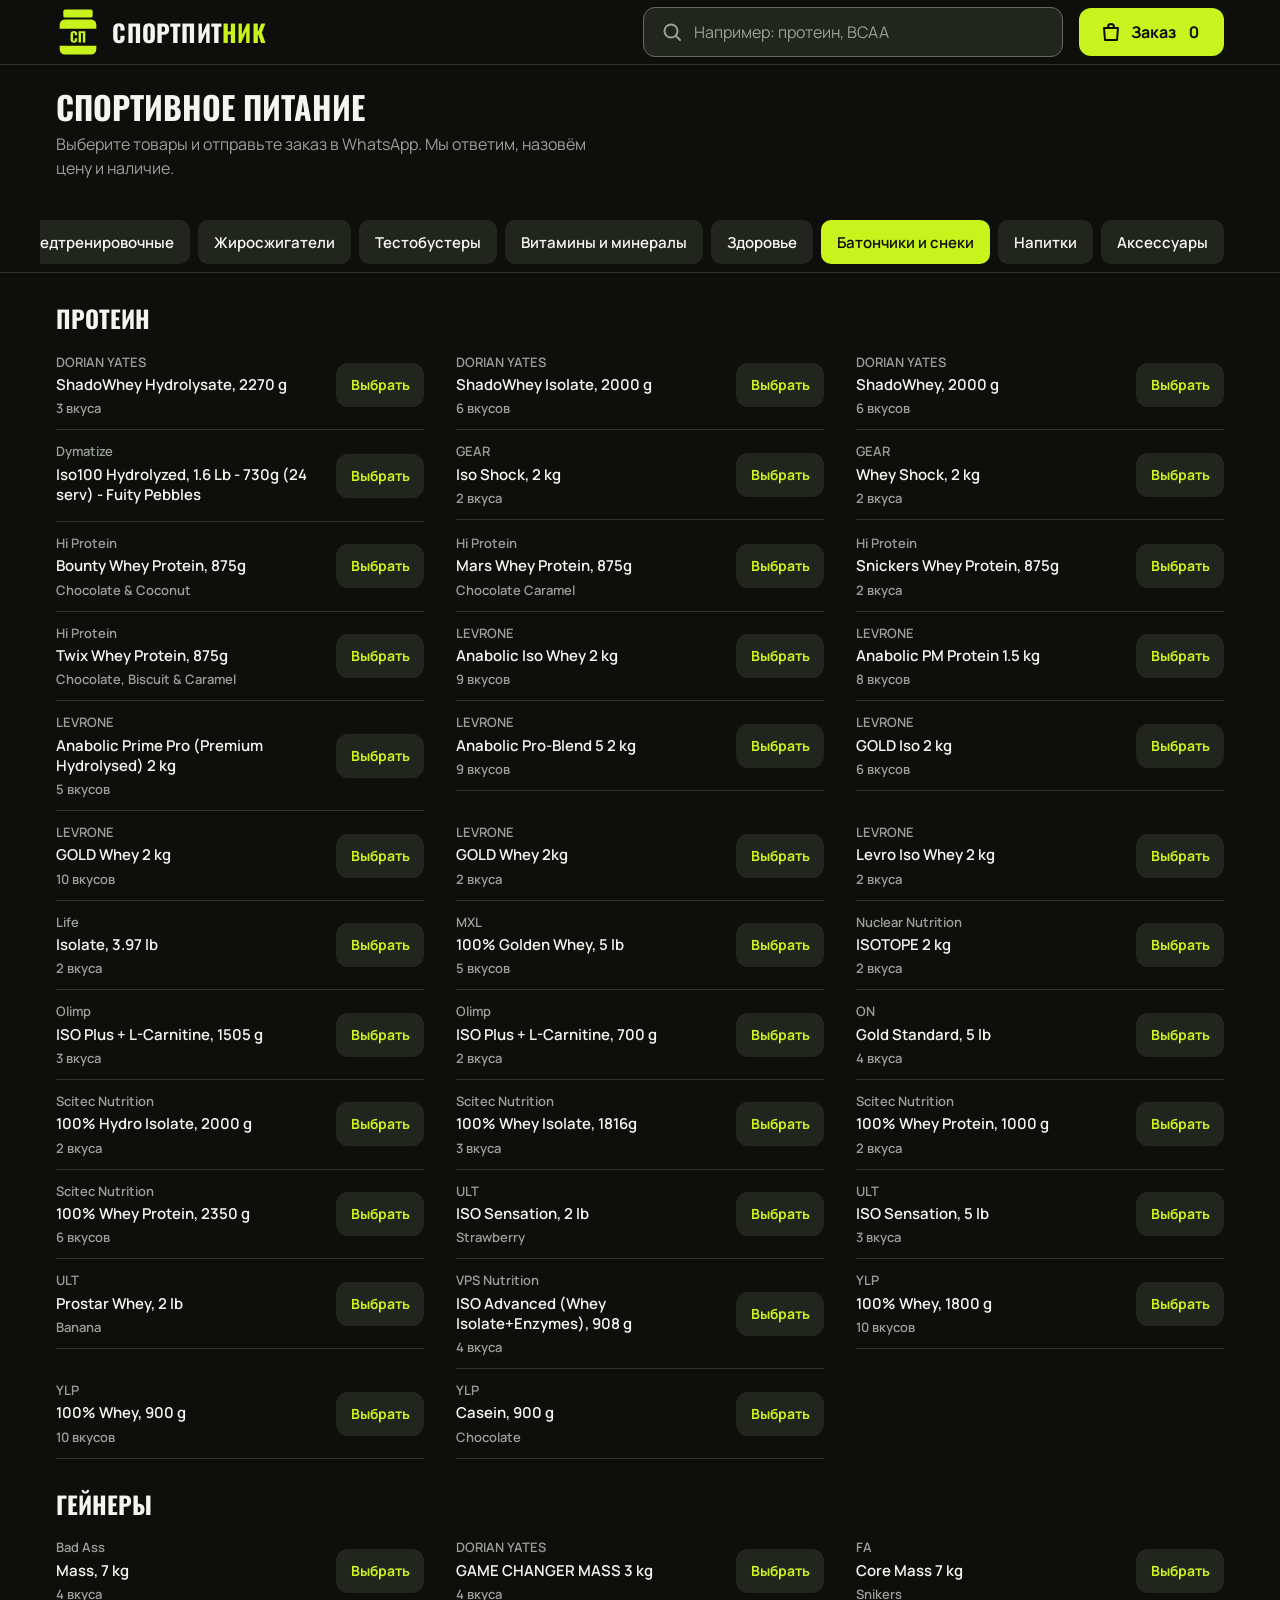
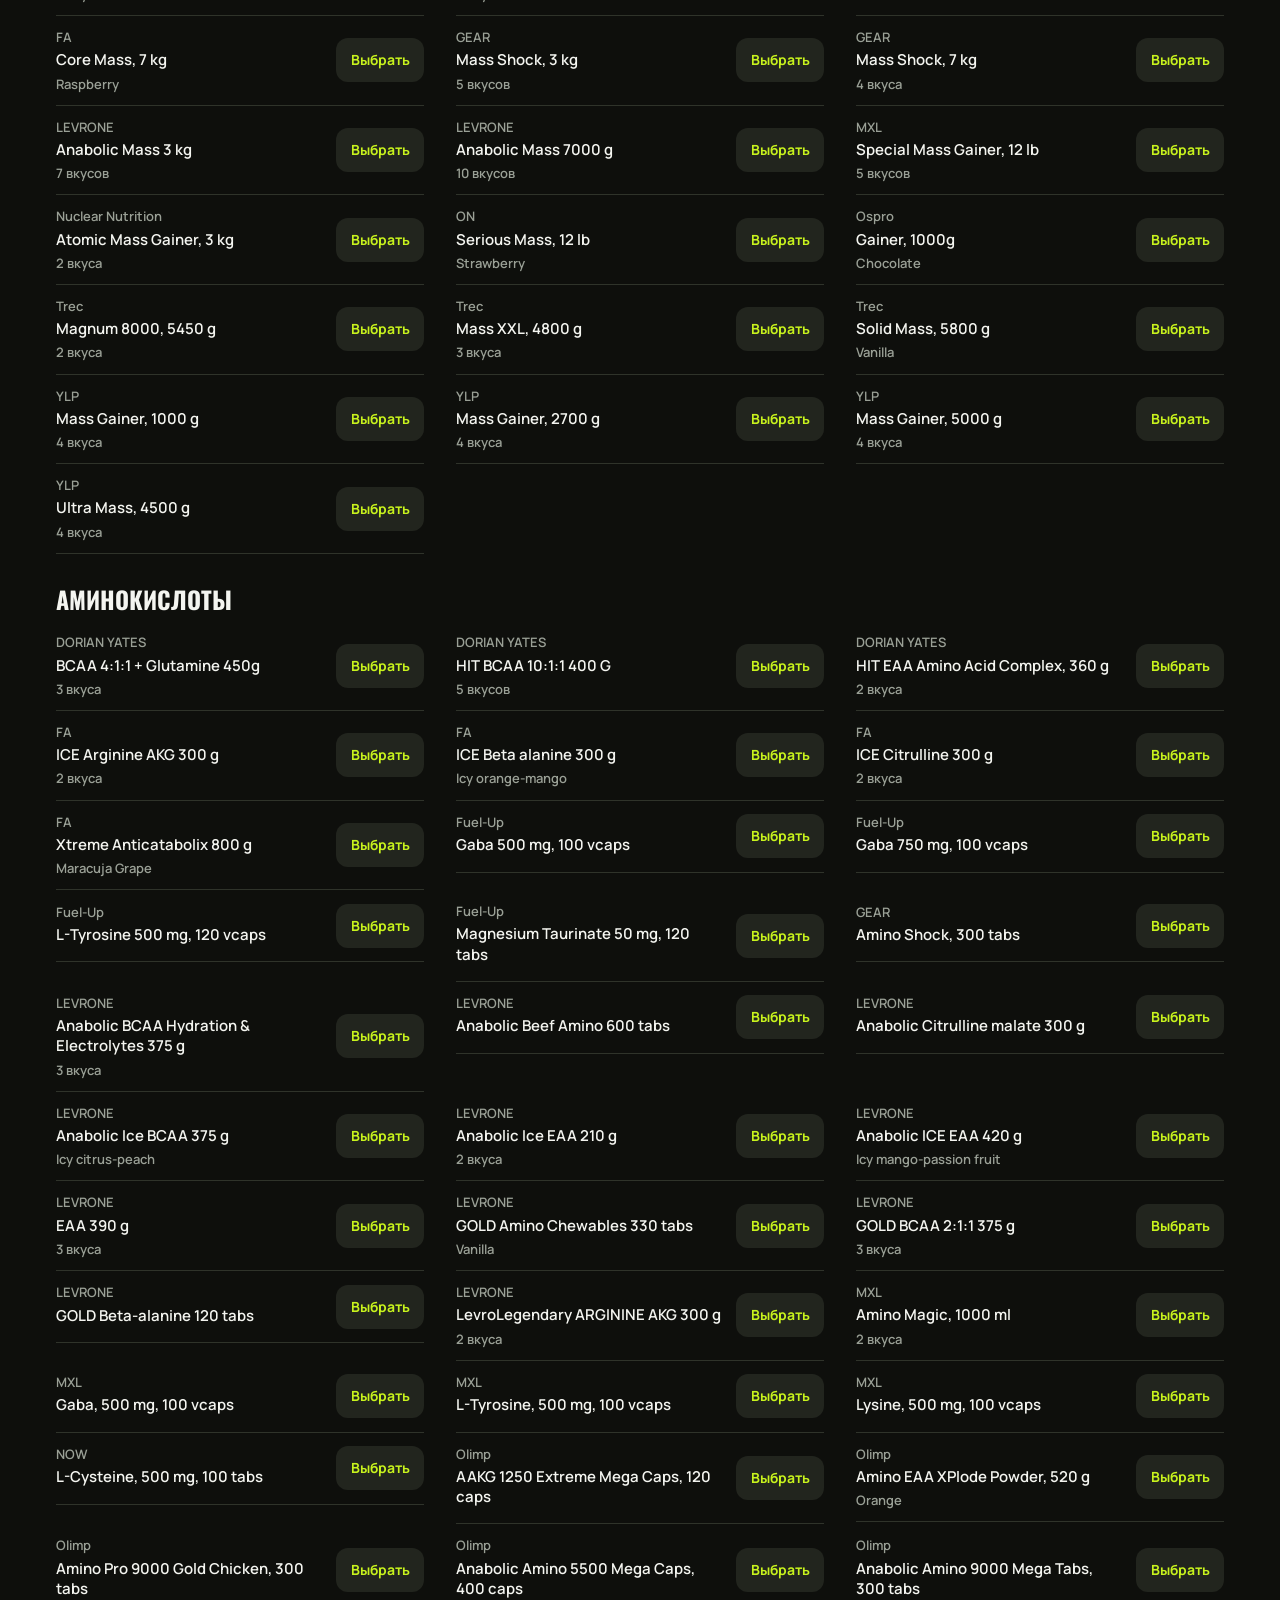
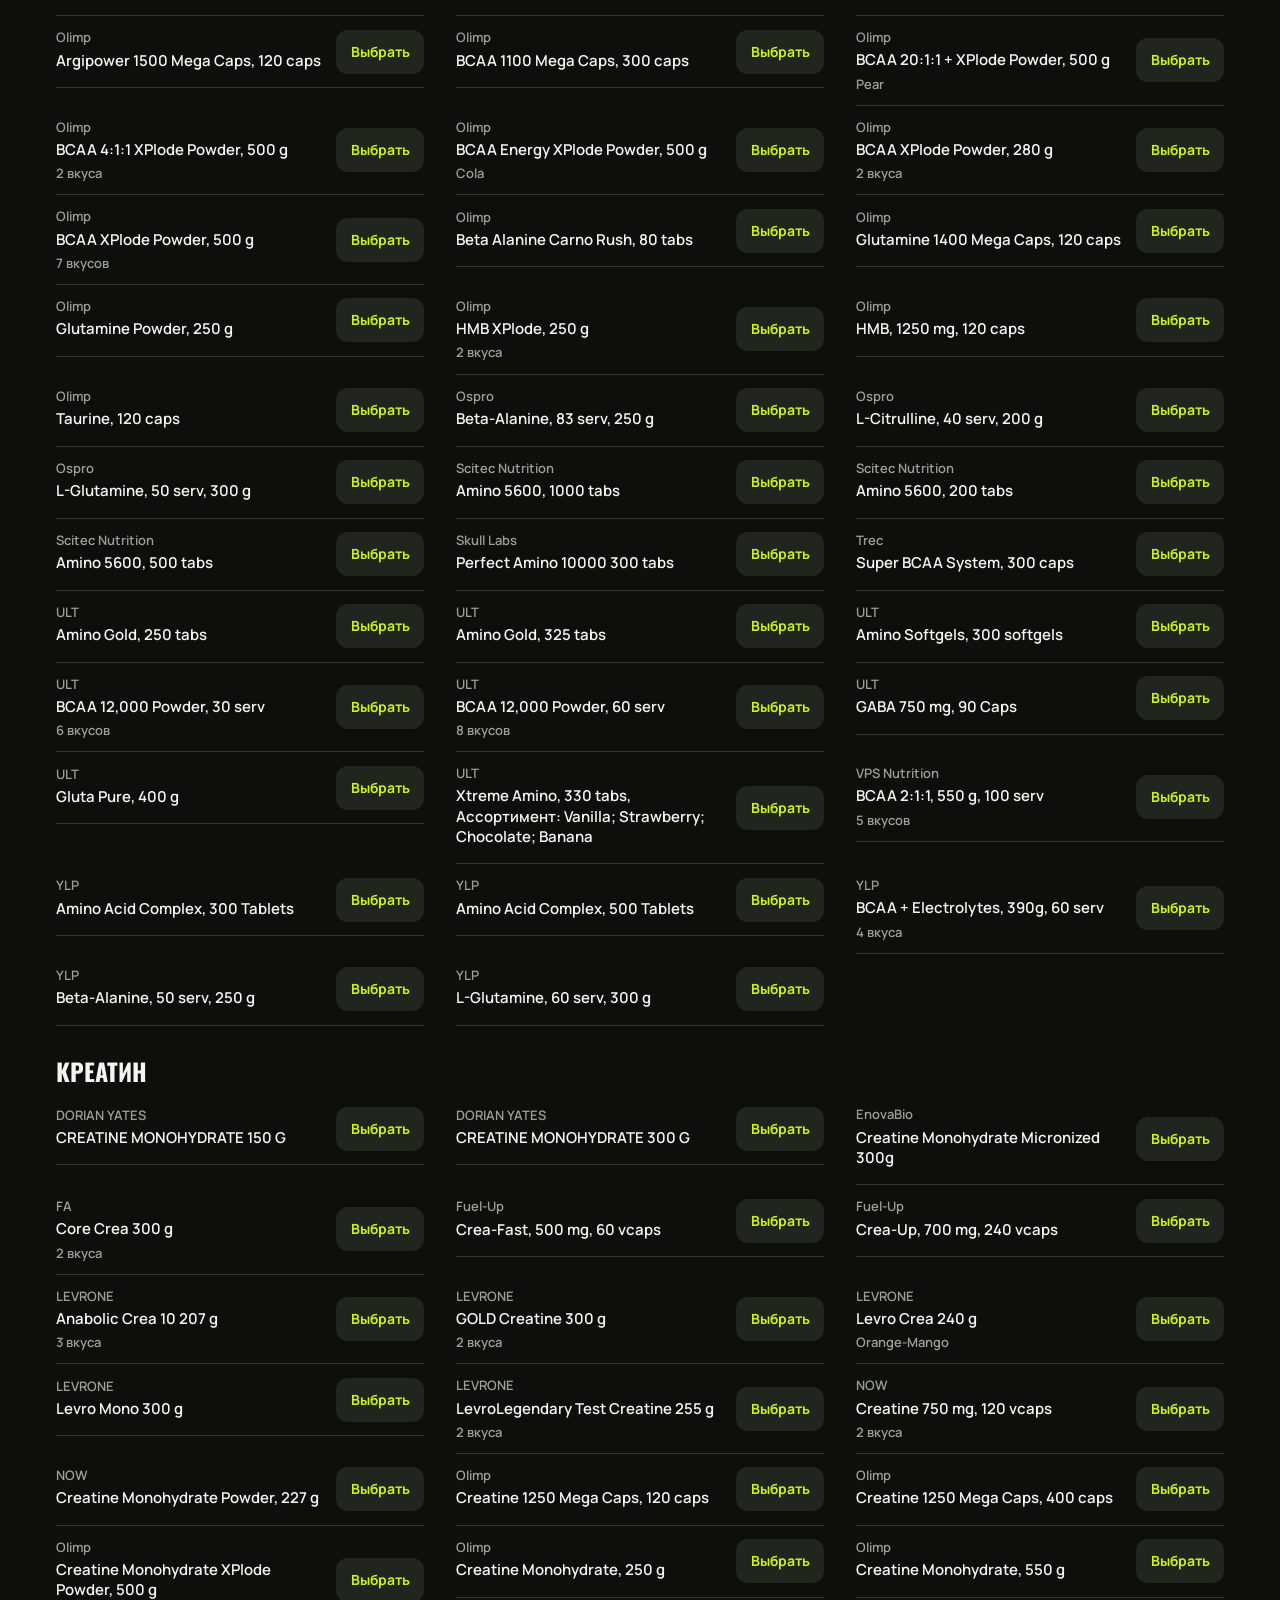
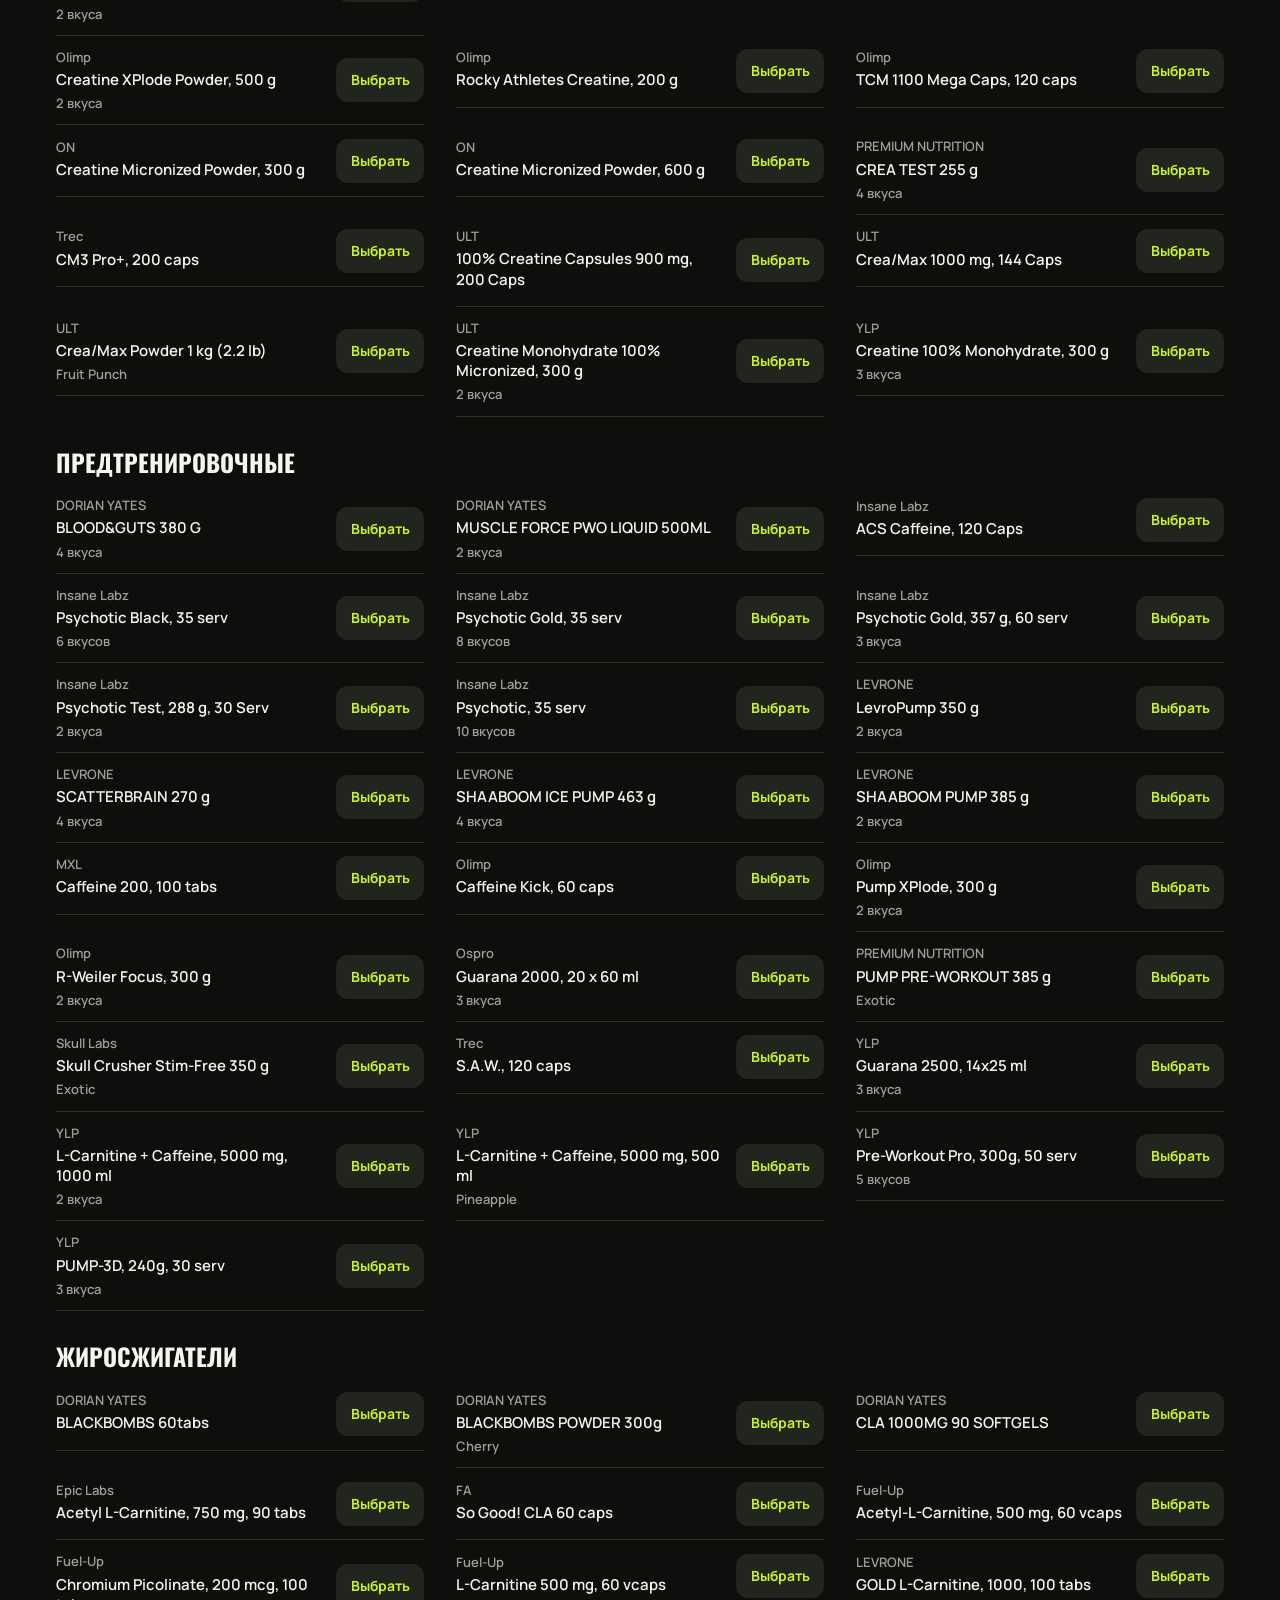
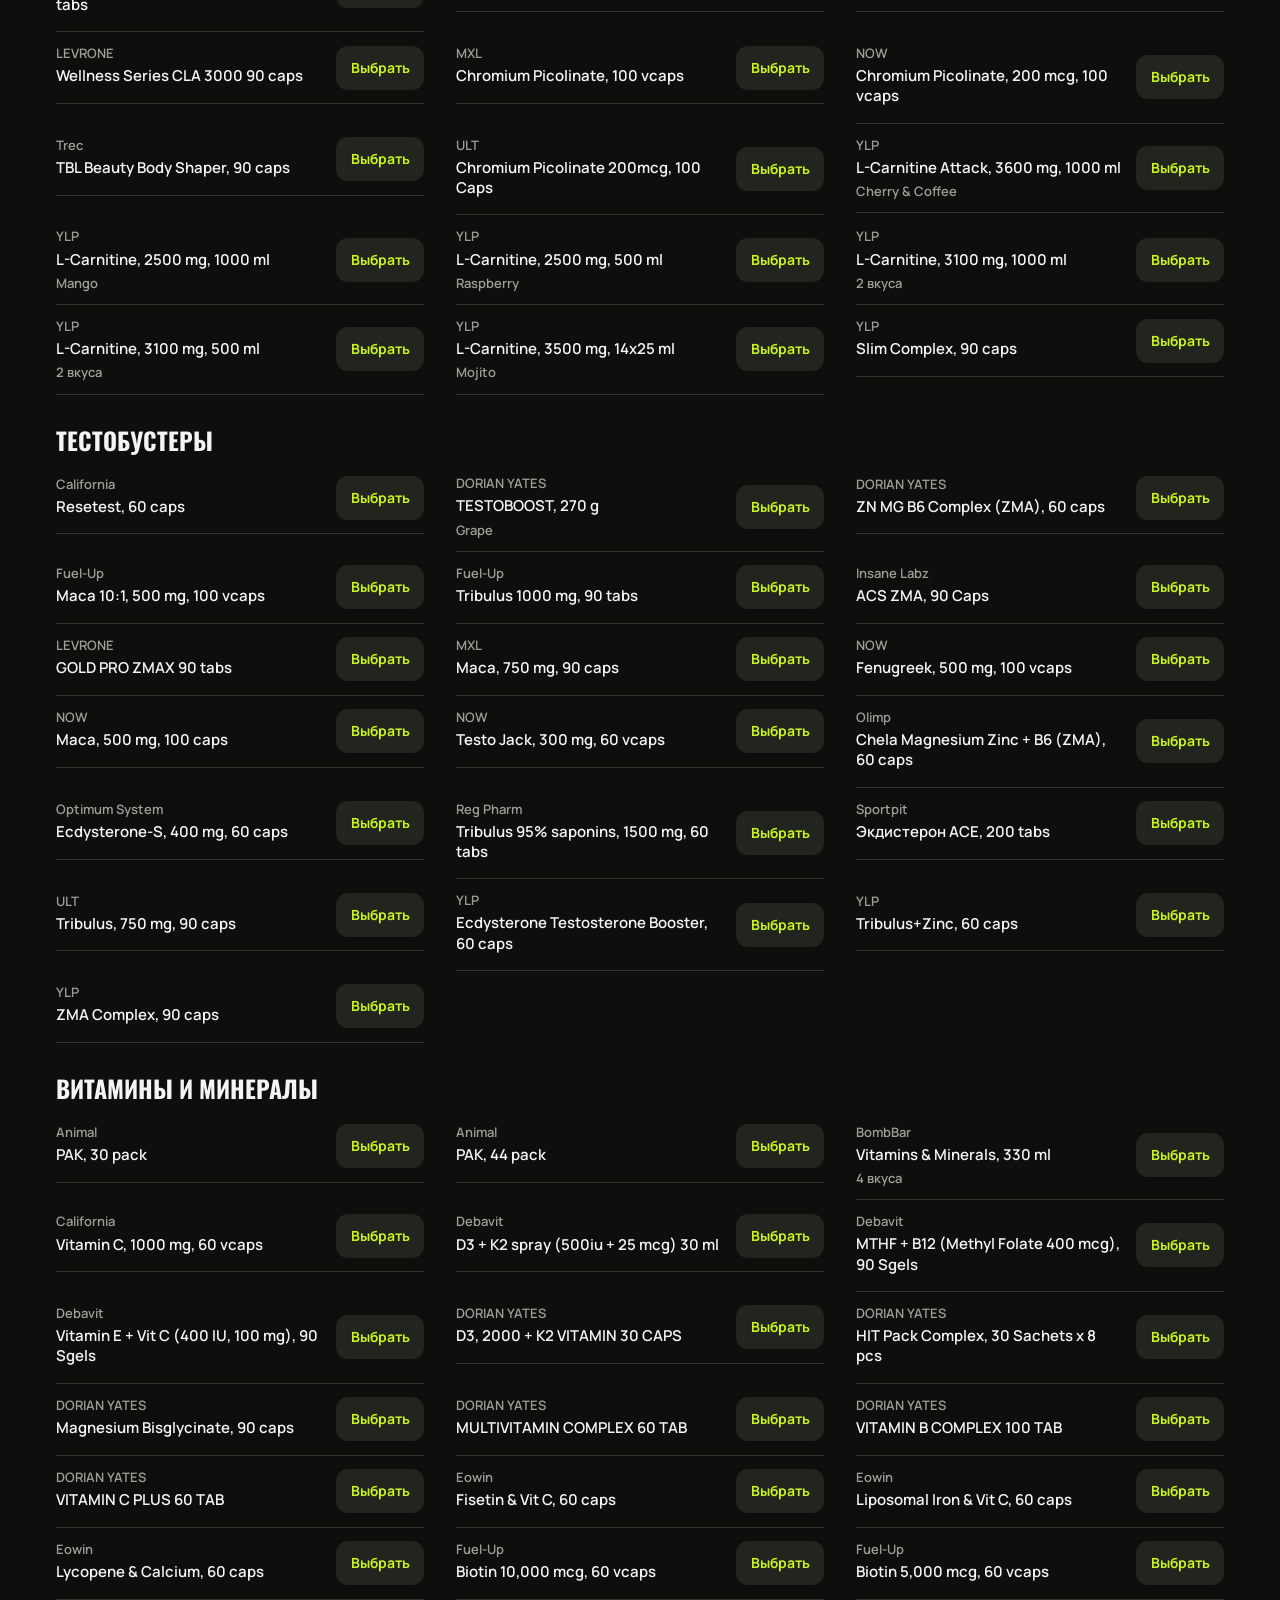
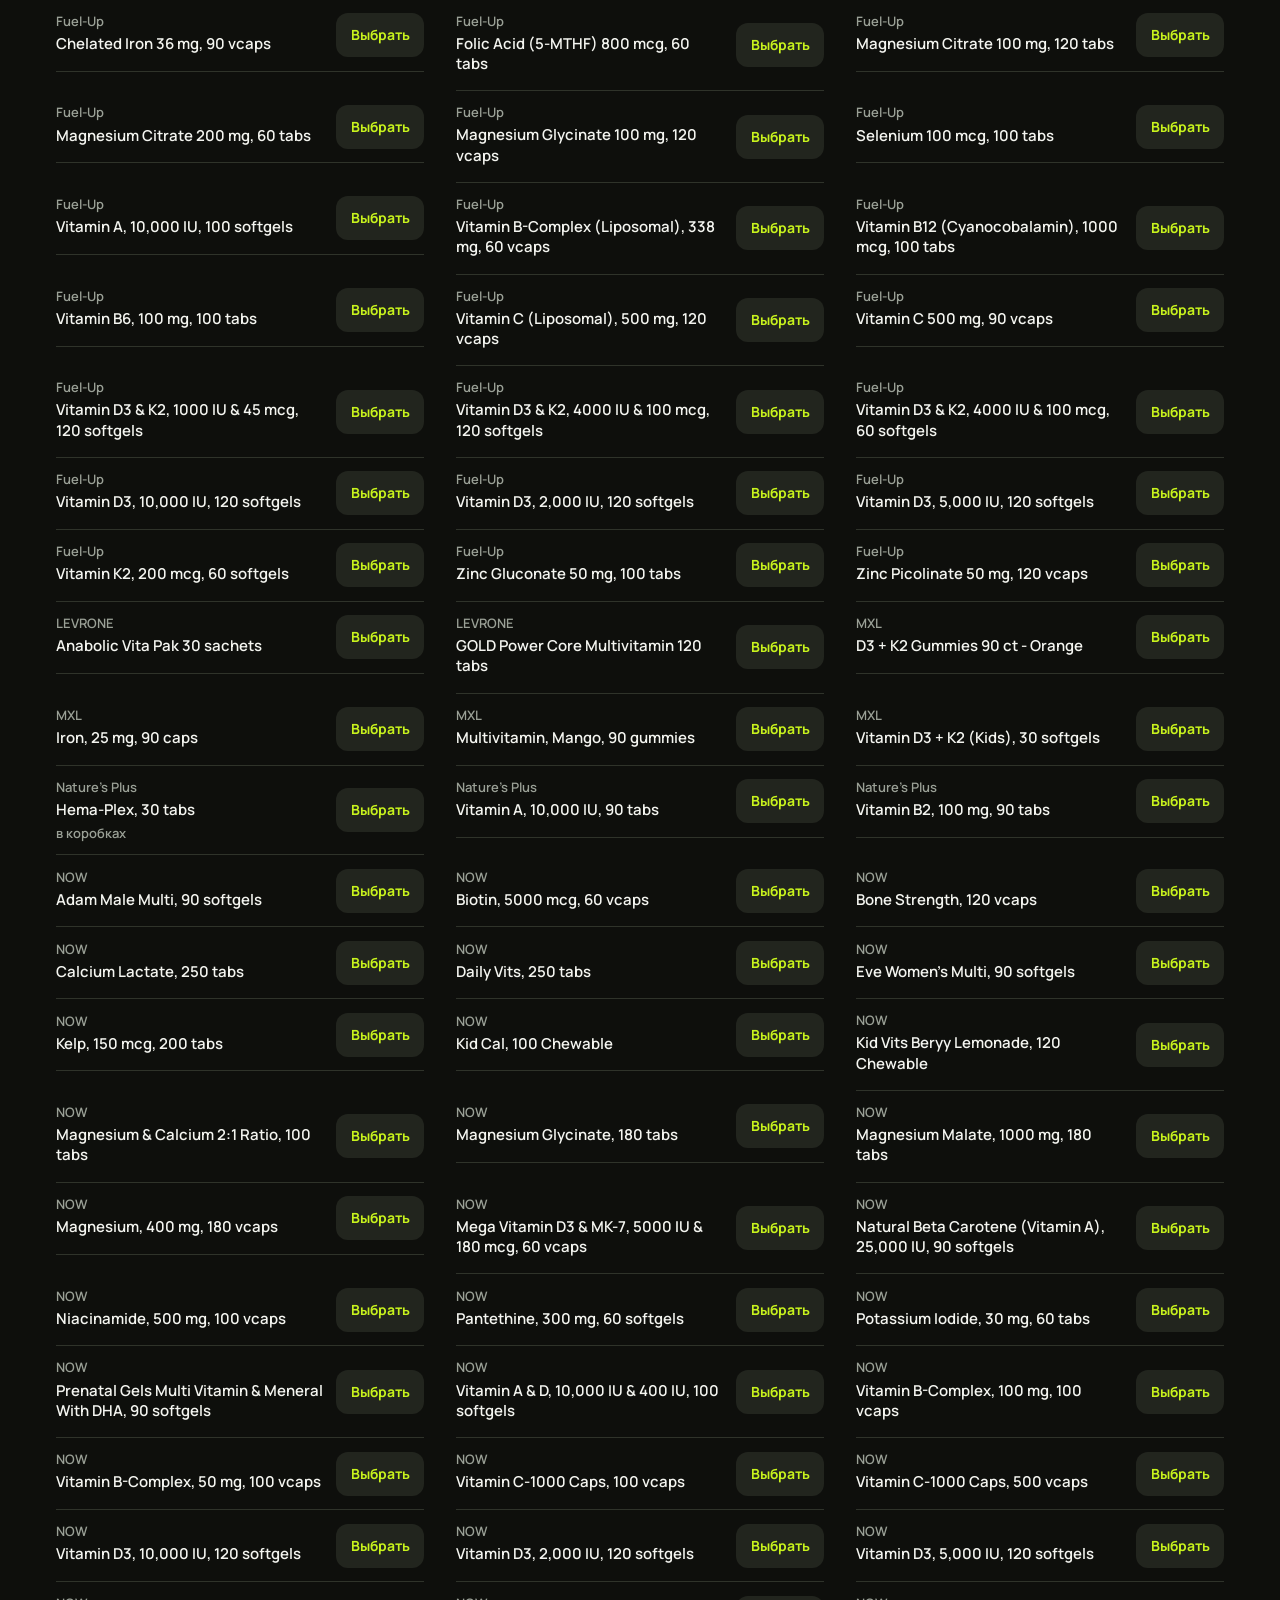
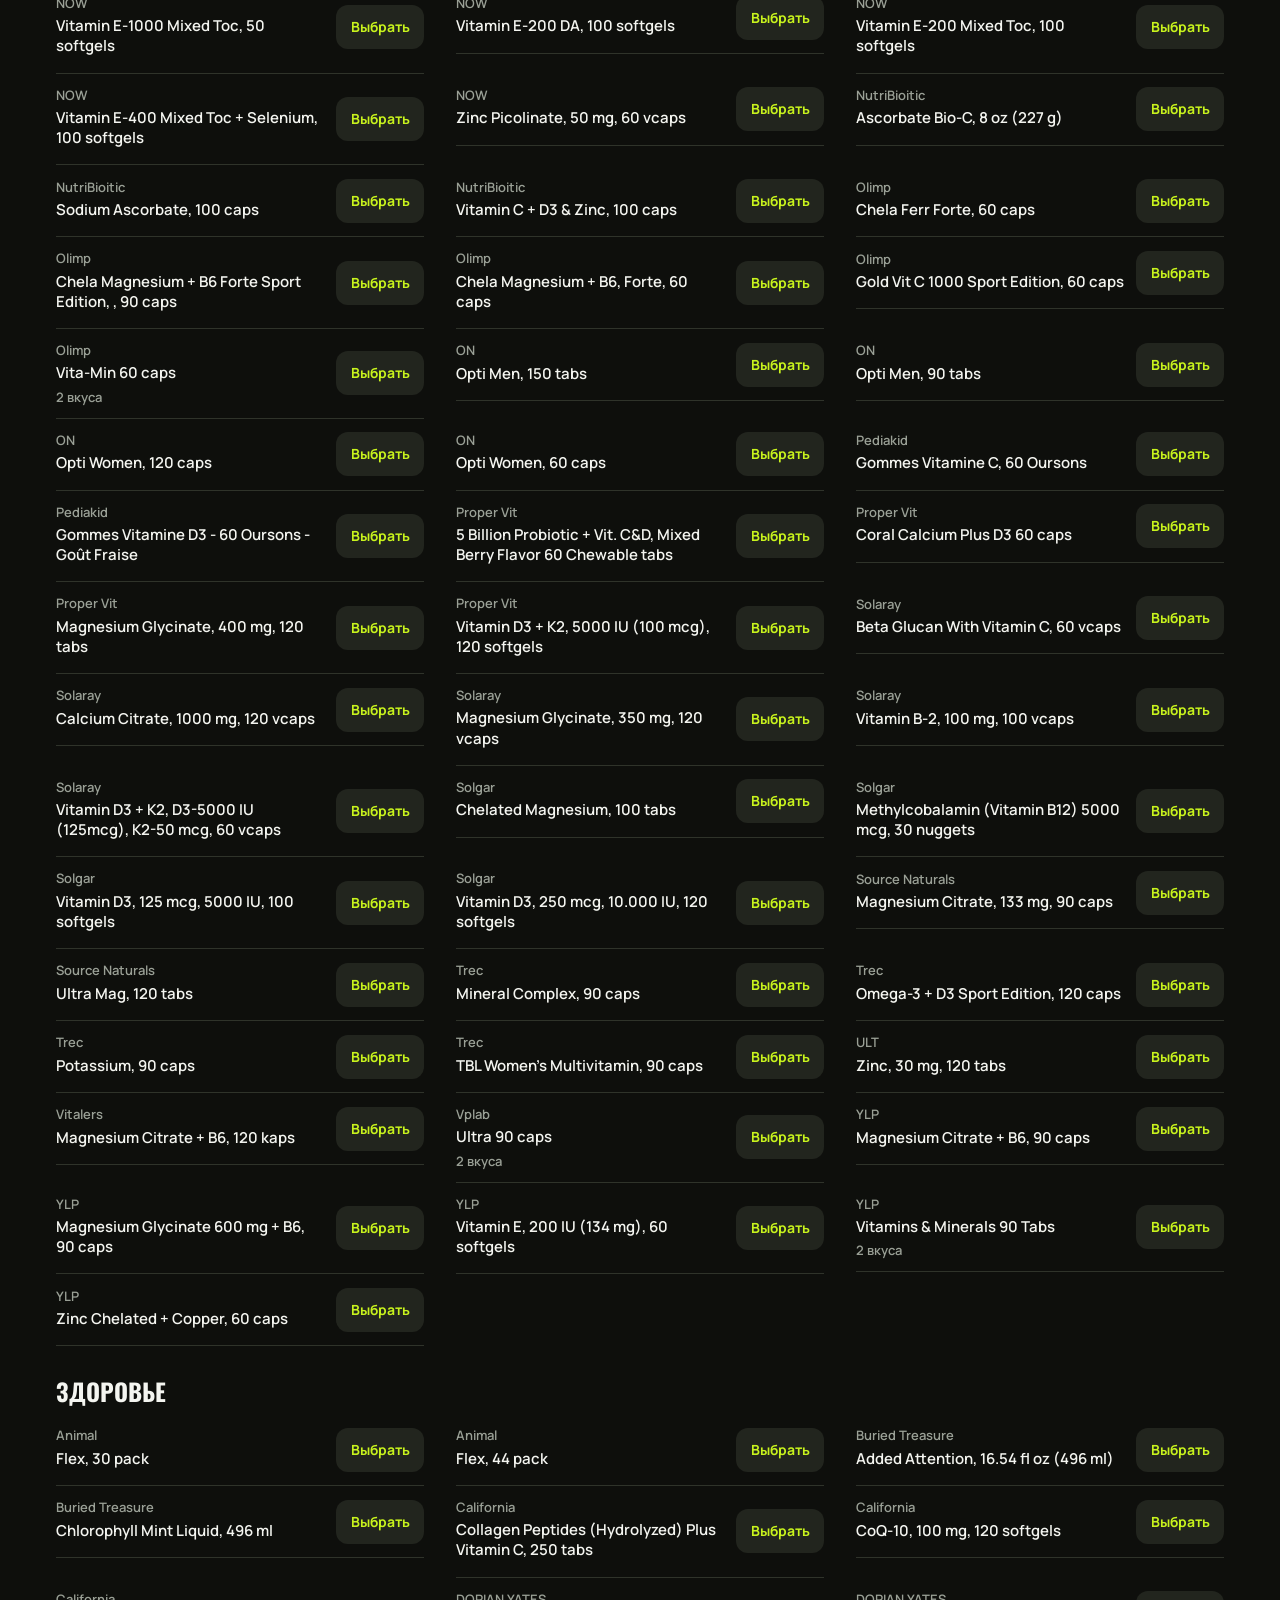
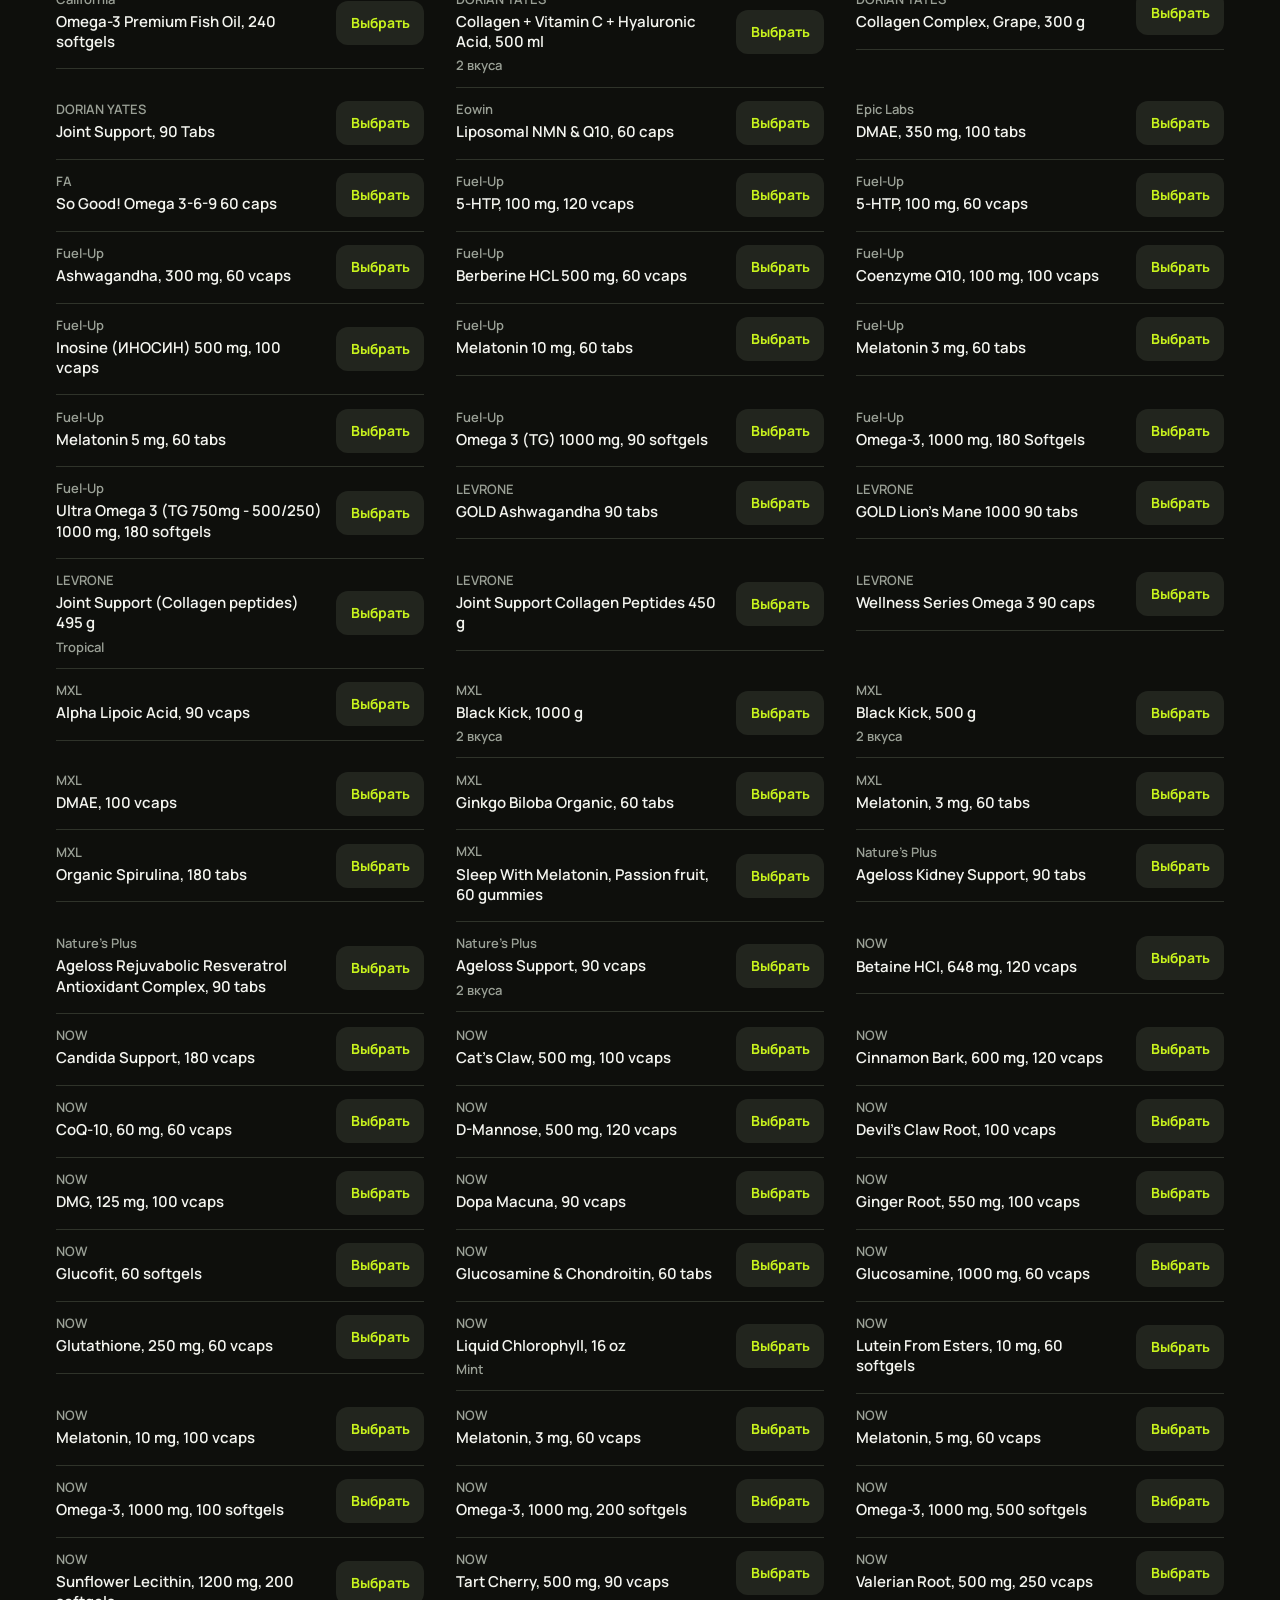
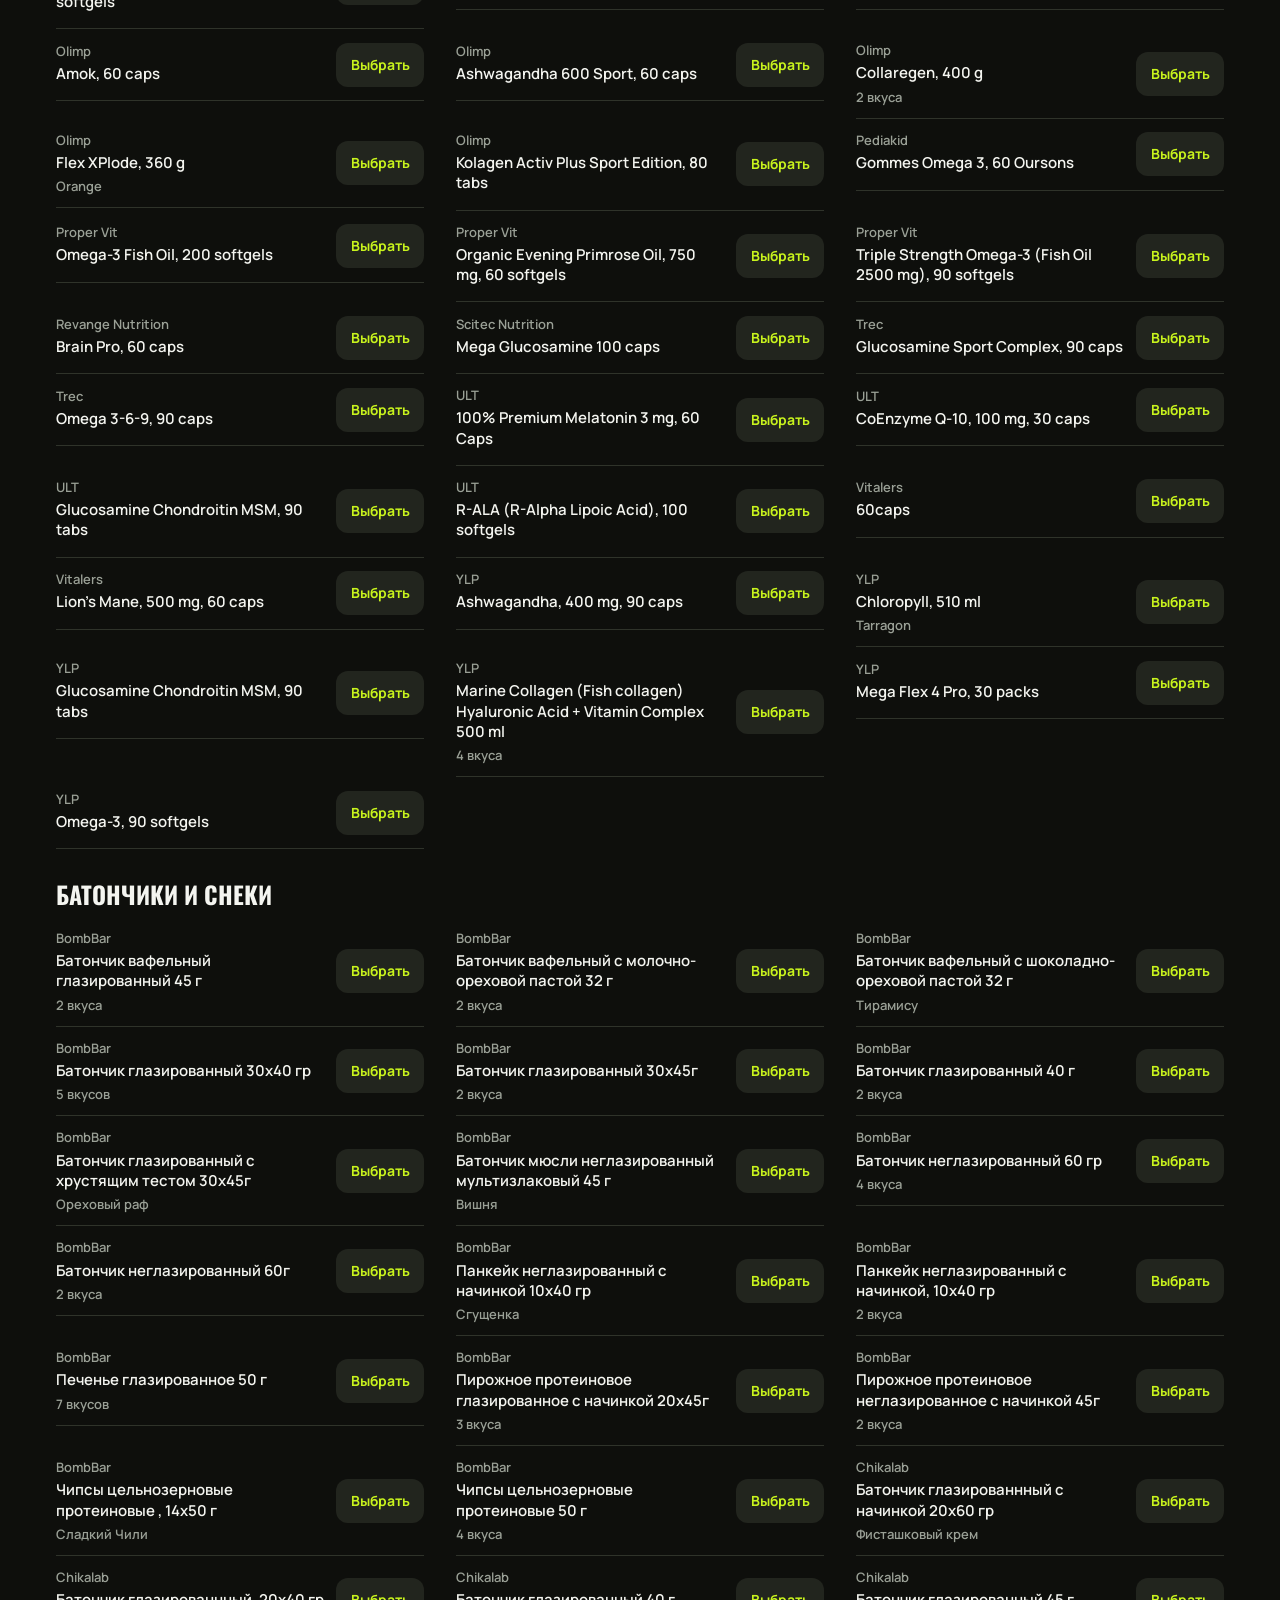
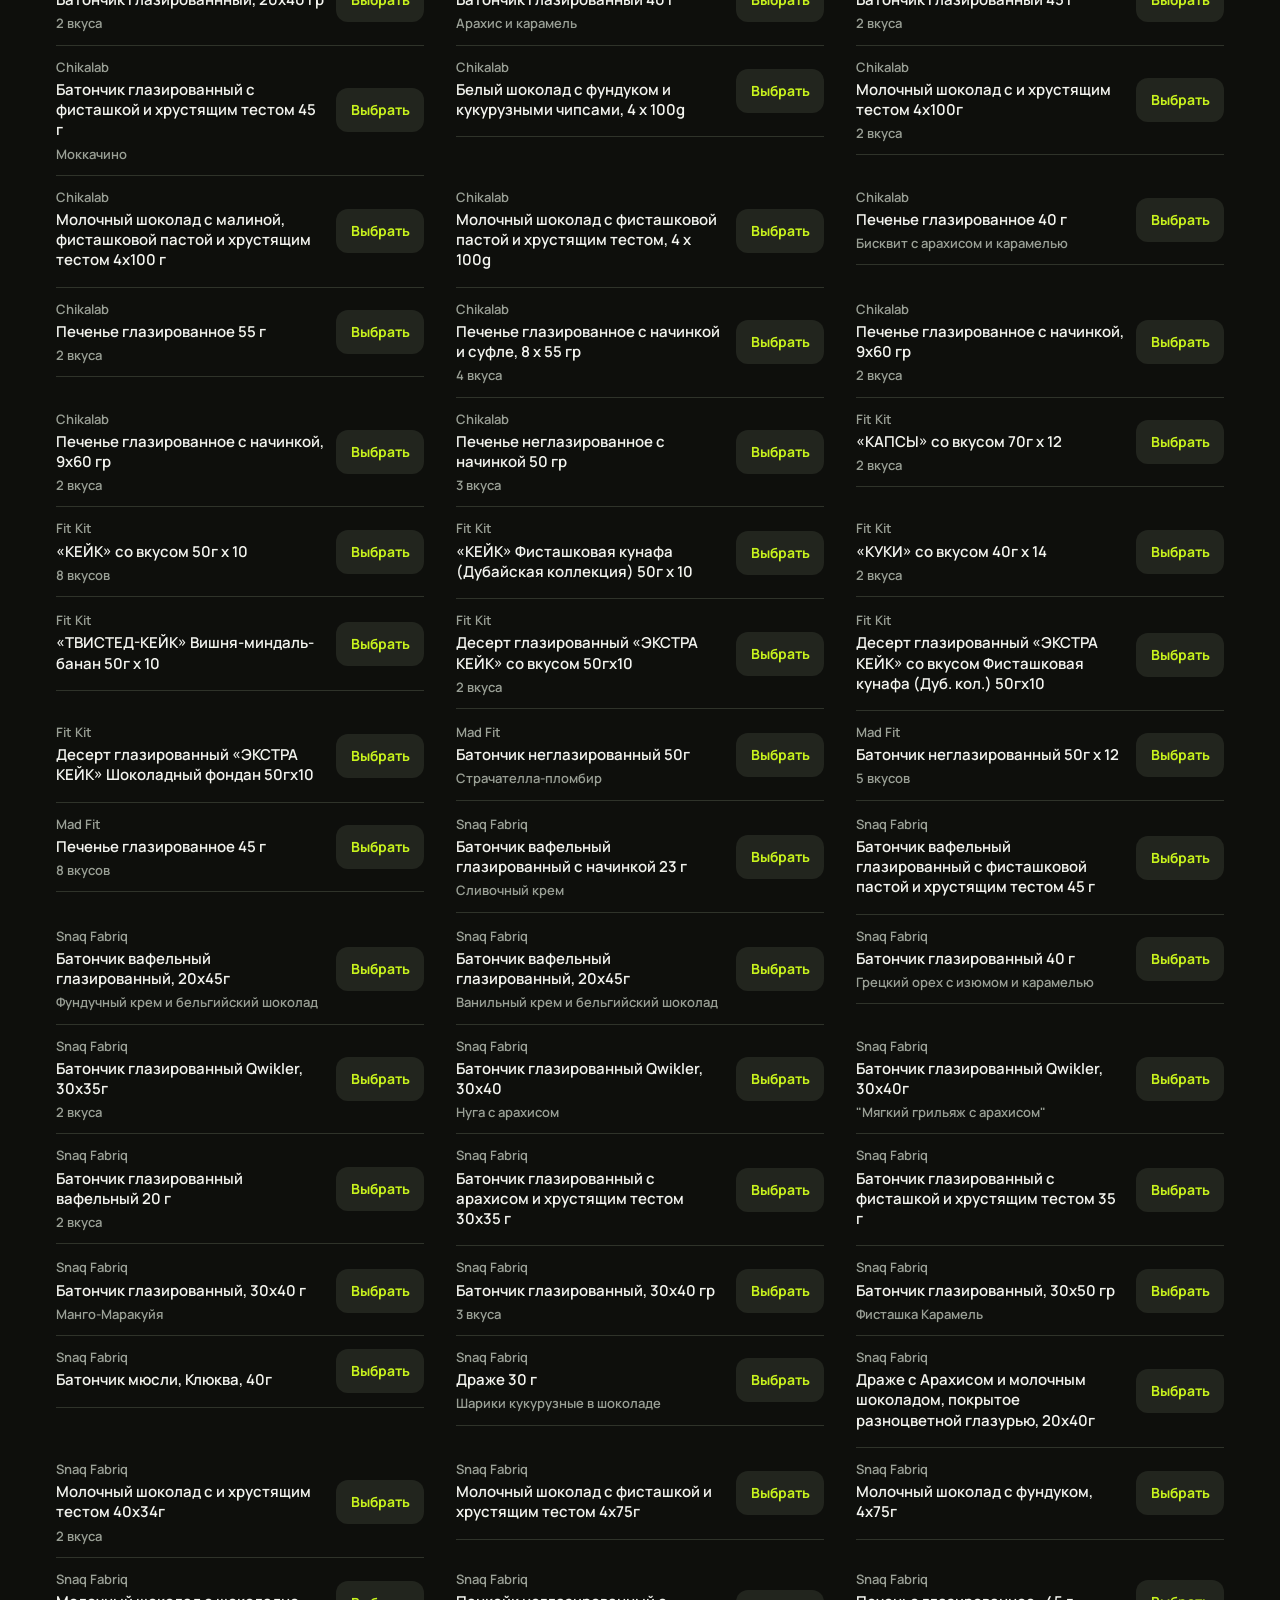
<file: index.html>
<!doctype html>
<html lang="ru">
<head>
<meta charset="utf-8">
<meta name="viewport" content="width=device-width,initial-scale=1,viewport-fit=cover">
<meta name="robots" content="noindex">
<meta name="theme-color" content="#0E0F0C">
<title>Спортпитник: каталог спортивного питания</title>
<meta name="description" content="Протеин, гейнеры, BCAA, витамины, батончики. Выберите товары и отправьте заказ в WhatsApp.">
<link rel="icon" href="znak/znachok.svg">
<link rel="apple-touch-icon" href="znak/znachok-180.png">
<link rel="preconnect" href="https://fonts.googleapis.com">
<link rel="preconnect" href="https://fonts.gstatic.com" crossorigin>
<link href="https://fonts.googleapis.com/css2?family=Oswald:wght@500;600;700&family=Manrope:wght@400;600;700;800&display=swap" rel="stylesheet">
<link rel="stylesheet" href="css/base.css?v=ecca2d3f">
<link rel="stylesheet" href="css/katalog.css?v=ecca2d3f">
</head>
<body>
<svg width="0" height="0" style="position:absolute" aria-hidden="true">
  <symbol id="i-katalog" viewBox="0 0 24 24"><rect x="4" y="4" width="7" height="7" rx="2"/><rect x="13" y="4" width="7" height="7" rx="2"/><rect x="4" y="13" width="7" height="7" rx="2"/><rect x="13" y="13" width="7" height="7" rx="2"/></symbol>
  <symbol id="i-razdely" viewBox="0 0 24 24"><path d="M9 6h11M9 12h11M9 18h11"/><circle cx="4.5" cy="6" r="1"/><circle cx="4.5" cy="12" r="1"/><circle cx="4.5" cy="18" r="1"/></symbol>
  <symbol id="i-poisk" viewBox="0 0 24 24"><circle cx="11" cy="11" r="6.5"/><path d="M16 16l4 4"/></symbol>
  <symbol id="i-zakaz" viewBox="0 0 24 24"><path d="M5 8h14l-1 12H6z"/><path d="M9 8V7a3 3 0 0 1 6 0v1"/></symbol>
  <symbol id="i-chat" viewBox="0 0 24 24"><path d="M4 6a2 2 0 0 1 2-2h12a2 2 0 0 1 2 2v9a2 2 0 0 1-2 2H10l-4 3v-3H6a2 2 0 0 1-2-2z"/></symbol>
  <symbol id="i-nazad" viewBox="0 0 24 24"><path d="M15 5l-7 7 7 7"/></symbol>
  <symbol id="i-dalee" viewBox="0 0 24 24"><path d="M9 5l7 7-7 7"/></symbol>
</svg>

<header class="shapka">
  <div class="wrap">
    <a class="znak" href="#nachalo" aria-label="Спортпитник, в начало каталога">
      <img src="znak/znak-volt.svg" alt="">
      <span class="nazvanie">Спортпит<span>ник</span></span>
    </a>
    <label class="pole shapka-poisk"><svg class="ico"><use href="#i-poisk"/></svg><span class="skryto">Поиск</span><input type="search" data-poisk placeholder="Например: протеин, BCAA" autocomplete="off"></label>
    <button class="knopka knopka-glavnaya shapka-zakaz" data-otkryt="zakaz"><svg class="ico"><use href="#i-zakaz"/></svg>Заказ <span class="num" data-chislo>0</span></button>
  </div>
</header>

<main id="nachalo">
  <section class="vvod wrap">
    <h1 class="h1">Спортивное питание</h1>
    <p>Выберите товары и отправьте заказ в WhatsApp. Мы ответим, назовём цену и наличие.</p>
    <label class="pole vvod-poisk"><svg class="ico"><use href="#i-poisk"/></svg><span class="skryto">Поиск</span><input type="search" data-poisk id="poisk" placeholder="Например: протеин, BCAA" autocomplete="off"></label>
  </section>
  <nav class="lenta" aria-label="Разделы"><div class="wrap lenta-ryad" id="lenta"></div></nav>
  <div class="wrap" id="spisok" aria-live="polite"></div>
  <p class="wrap pusto" id="pusto" hidden>Ничего не нашли. Попробуйте другое слово</p>
</main>

<footer class="srez podval">
  <div class="wrap">
    <h2>Протеин, гейнеры, BCAA, витамины, батончики</h2>
    <p>Только проверенные бренды. Доставка по всей стране.</p>
    <a class="podval-nik" href="https://www.instagram.com/sportpitnik/" target="_blank" rel="noopener">@sportpitnik</a>
  </div>
</footer>

<nav class="panel-niz" aria-label="Меню">
  <a href="#nachalo" aria-current="page"><svg class="ico"><use href="#i-katalog"/></svg>Каталог</a>
  <button data-otkryt="razdely"><svg class="ico"><use href="#i-razdely"/></svg>Разделы</button>
  <button data-poisk-knopka><svg class="ico"><use href="#i-poisk"/></svg>Поиск</button>
  <button data-otkryt="zakaz"><svg class="ico"><use href="#i-zakaz"/></svg>Заказ<span class="metka" data-metka hidden>0</span></button>
</nav>

<dialog class="list" id="list-tovar" aria-labelledby="tovar-imya">
  <div class="list-shapka"><button class="list-zakryt" data-zakryt aria-label="Закрыть"><svg class="ico"><use href="#i-nazad"/></svg></button><div><span class="podpis" id="tovar-brend"></span><h2 id="tovar-imya"></h2></div></div>
  <p class="podpis" id="tovar-podskazka"></p>
  <ul class="vkusy" id="tovar-vkusy"></ul>
  <div class="list-niz"><button class="knopka knopka-glavnaya" data-zakryt>Готово</button></div>
</dialog>

<dialog class="list" id="list-razdely" aria-labelledby="razdely-z">
  <div class="list-shapka"><button class="list-zakryt" data-zakryt aria-label="Закрыть"><svg class="ico"><use href="#i-nazad"/></svg></button><h2 id="razdely-z">Разделы</h2></div>
  <ul class="razdely-spisok" id="razdely-spisok"></ul>
</dialog>

<dialog class="list" id="list-zakaz" aria-labelledby="zakaz-z">
  <div class="list-shapka"><button class="list-zakryt" data-zakryt aria-label="Закрыть"><svg class="ico"><use href="#i-nazad"/></svg></button><h2 id="zakaz-z">Заказ</h2></div>
  <p class="pusto" id="zakaz-pusto">В заказе пока пусто. Выберите товар в каталоге</p>
  <ul class="vkusy" id="zakaz-spisok"></ul>
  <div class="list-niz" id="zakaz-niz">
    <label class="pole"><span class="skryto">Ваше имя</span><input id="imya" placeholder="Ваше имя" autocomplete="given-name" maxlength="40"></label>
    <a class="knopka knopka-glavnaya" id="otpravit" href="#" target="_blank" rel="noopener"><svg class="ico"><use href="#i-chat"/></svg>Отправить заказ в WhatsApp</a>
    <p class="podpis">Мы ответим, назовём цену и наличие</p>
    <button class="ochistit" id="ochistit">Очистить заказ</button>
  </div>
</dialog>

<script src="js/tovary-1.js?v=ecca2d3f"></script>
<script src="js/tovary-2.js?v=ecca2d3f"></script>
<script src="js/tovary-3.js?v=ecca2d3f"></script>
<script src="js/app.js?v=ecca2d3f"></script>
</body>
</html>
</file>
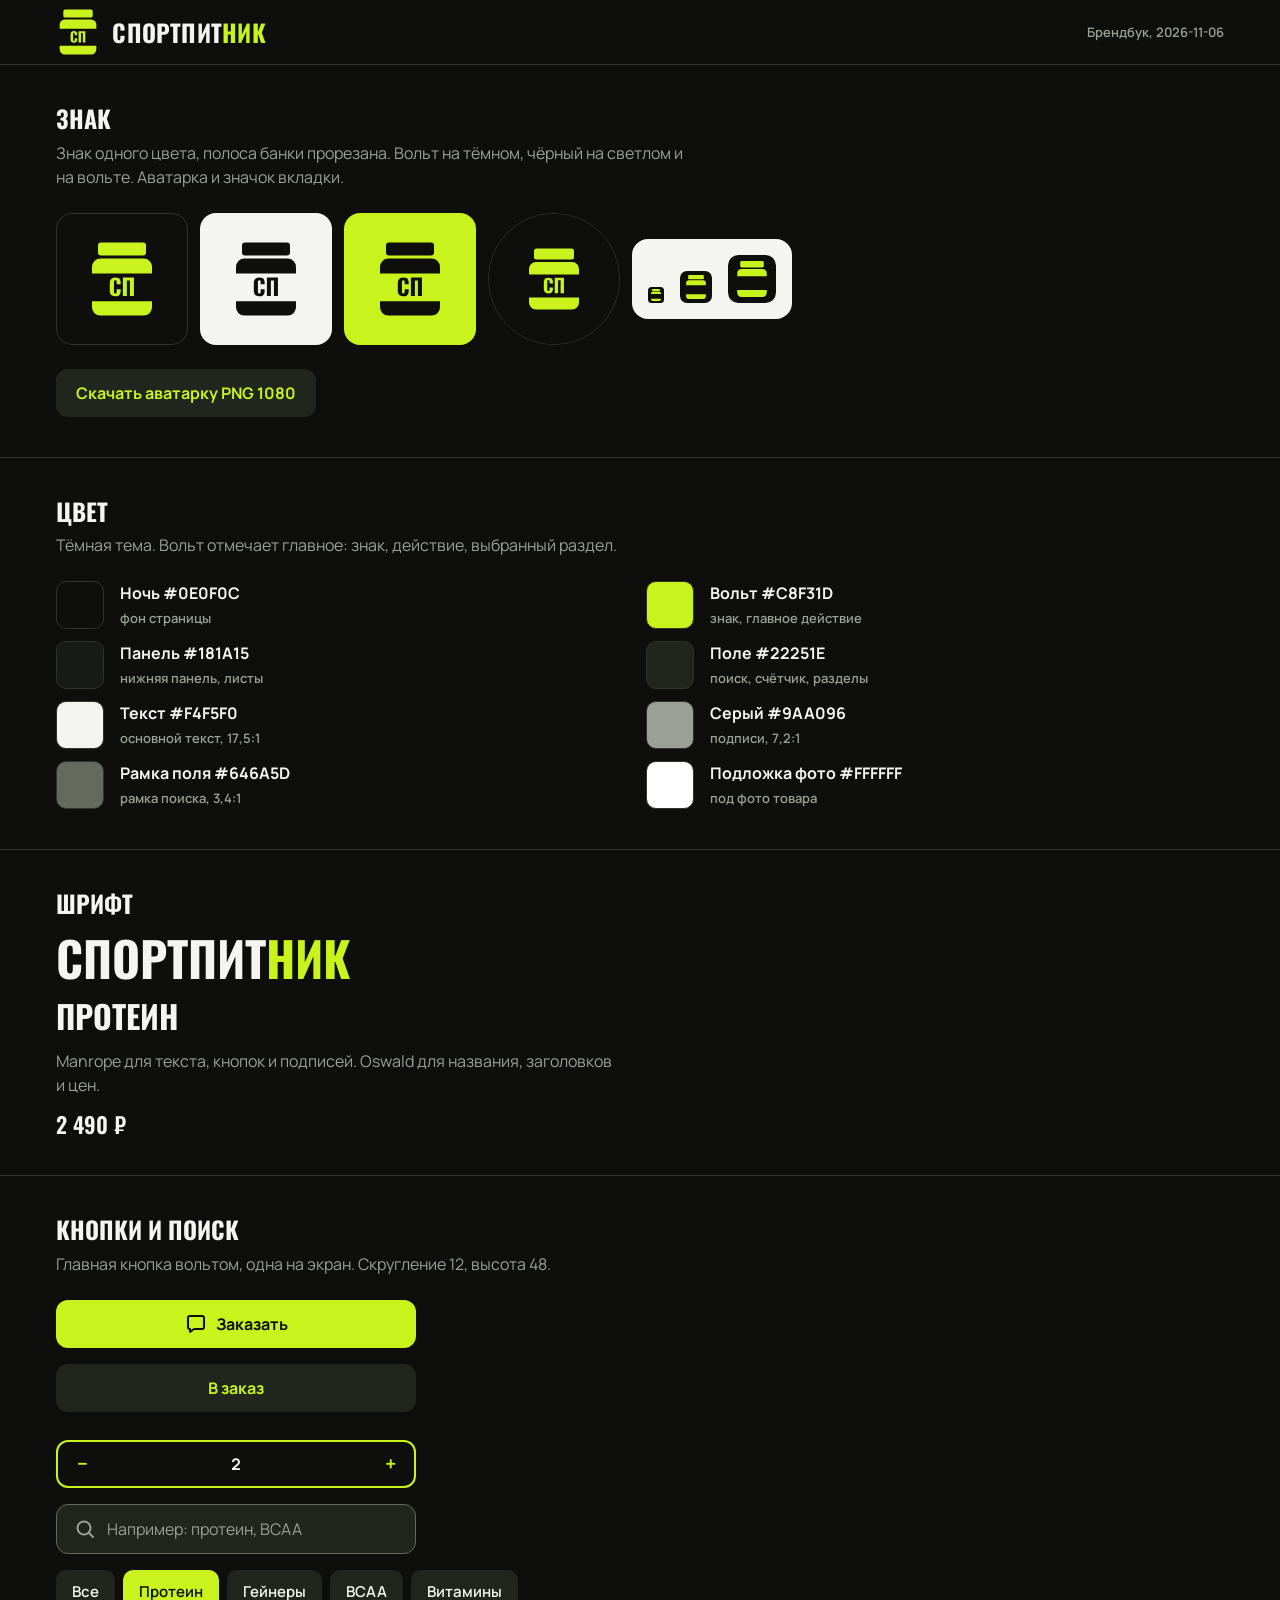
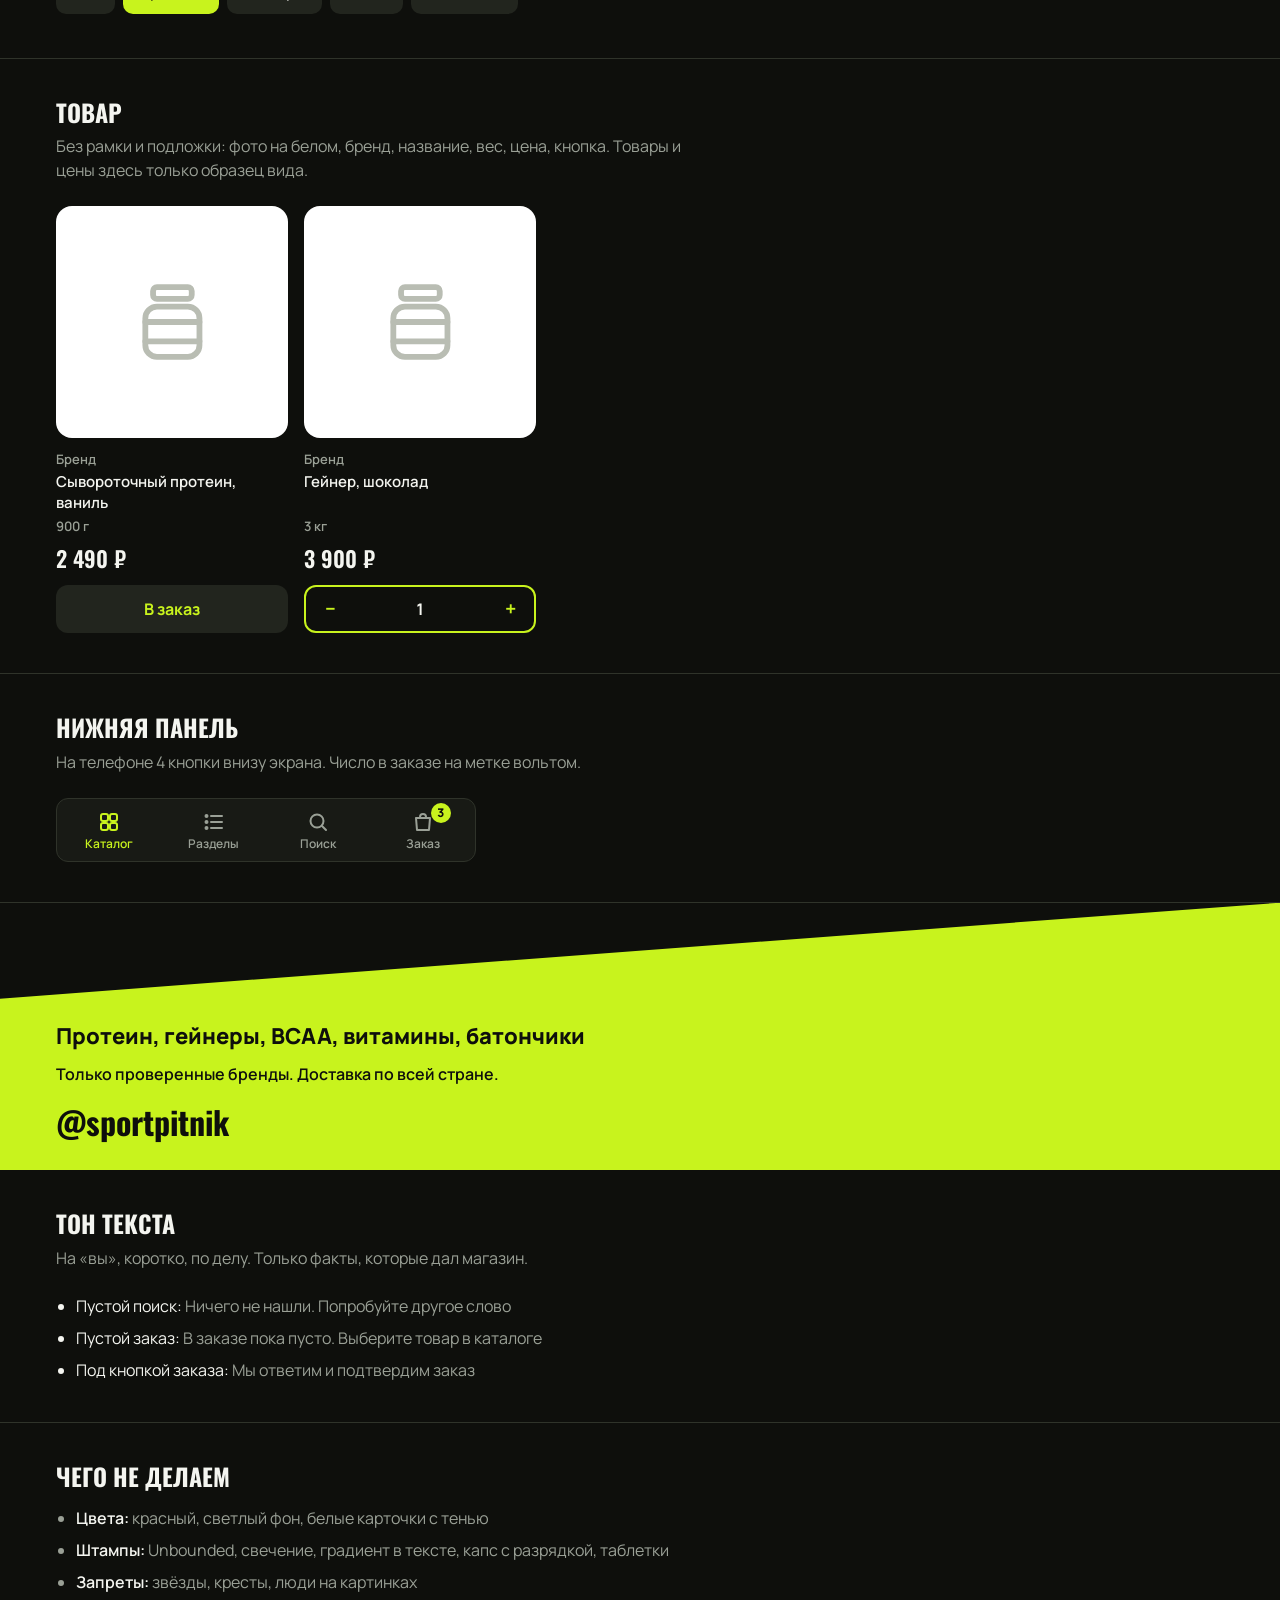
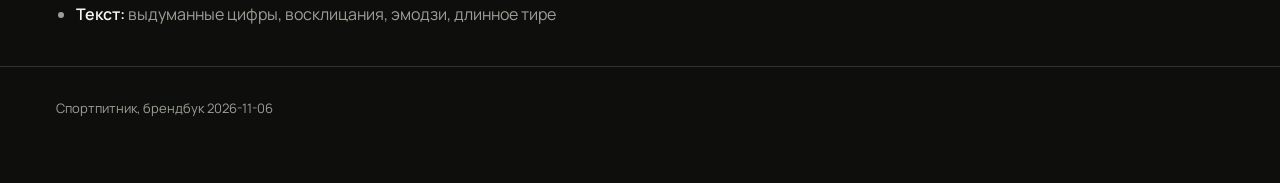
<file: brendbuk/index.html>
<!doctype html>
<html lang="ru">
<head>
<meta charset="utf-8">
<meta name="viewport" content="width=device-width,initial-scale=1,viewport-fit=cover">
<meta name="robots" content="noindex">
<title>Брендбук Спортпитник</title>
<link rel="icon" href="../znak/znachok.svg">
<link rel="preconnect" href="https://fonts.googleapis.com">
<link rel="preconnect" href="https://fonts.gstatic.com" crossorigin>
<link href="https://fonts.googleapis.com/css2?family=Oswald:wght@500;600;700&family=Manrope:wght@400;600;700;800&display=swap" rel="stylesheet">
<link rel="stylesheet" href="../css/base.css?v=ecca2d3f">
<style>
/* только для этой страницы: раскладка образцов */
.shapka{border-bottom:1px solid var(--line)}
.shapka .wrap{display:flex;align-items:center;justify-content:space-between;height:64px}
.razdel-bb{padding:var(--s10) 0;border-bottom:1px solid var(--line)}
.razdel-bb>.wrap>p{margin:var(--s2) 0 var(--s6);color:var(--muted);max-width:640px}
.ryad{display:flex;flex-wrap:wrap;gap:var(--s3);align-items:center}
.fon{display:flex;align-items:center;justify-content:center;width:132px;height:132px;border-radius:var(--r-photo)}
.fon img{width:72px}
.fon.n{background:var(--night);border:1px solid var(--line)}
.fon.s{background:var(--text)}
.fon.v{background:var(--volt)}
.krug{width:132px;height:132px;border-radius:50%;overflow:hidden;border:1px solid var(--line)}
.malye{display:flex;gap:var(--s4);align-items:end;padding:var(--s4);border-radius:var(--r-photo);background:var(--text)}
.skachat{margin-top:var(--s6)}
.cveta{display:grid;gap:var(--s3)}
@media (min-width:768px){.cveta{grid-template-columns:1fr 1fr}}
.cvet{display:flex;align-items:center;gap:var(--s4);min-height:var(--s12)}
.cvet i{width:var(--s12);height:var(--s12);border-radius:var(--r-chip);border:1px solid var(--line);flex:none}
.cvet b{display:block;font-weight:700}
.shrift{display:grid;gap:var(--s4)}
.shrift .bolshoe{font:700 48px/1 var(--f-head);text-transform:uppercase}
.shrift .bolshoe span{color:var(--volt)}
.stopka{display:grid;gap:var(--s4);max-width:360px}
.razdely{display:flex;gap:var(--s2);overflow-x:auto;margin-top:var(--s4);padding-bottom:var(--s1)}
.tovary.obrazec{max-width:480px;grid-template-columns:repeat(2,1fr)}
.foto-net{width:100%;height:100%;display:flex;align-items:center;justify-content:center;color:#B9BDB3}
.foto-net .ico{width:40%;height:auto;stroke-width:1.5}
.panel-niz.obrazec{display:grid;position:static;max-width:420px;border:1px solid var(--line);border-radius:var(--r-btn);height:var(--bar);padding:0}
.srez h3{margin:0;font:800 22px/1.25 var(--f-text)}
.srez p{margin:var(--s3) 0 0;font-weight:600}
.srez .nik{margin-top:var(--s5);font:700 32px/1 var(--f-head)}
.primery{margin:0;padding-left:var(--s5);display:grid;gap:var(--s2)}
.primery span{color:var(--muted)}
.net{margin-top:var(--s4)}
.net li{color:var(--muted)}
.net li b{color:var(--text);font-weight:600}
.niz-str{padding-top:var(--s8);padding-bottom:var(--s16);color:var(--muted);font-size:13px}
</style>
</head>
<body>
<svg width="0" height="0" style="position:absolute" aria-hidden="true">
  <symbol id="i-katalog" viewBox="0 0 24 24"><rect x="4" y="4" width="7" height="7" rx="2"/><rect x="13" y="4" width="7" height="7" rx="2"/><rect x="4" y="13" width="7" height="7" rx="2"/><rect x="13" y="13" width="7" height="7" rx="2"/></symbol>
  <symbol id="i-razdely" viewBox="0 0 24 24"><path d="M9 6h11M9 12h11M9 18h11"/><circle cx="4.5" cy="6" r="1"/><circle cx="4.5" cy="12" r="1"/><circle cx="4.5" cy="18" r="1"/></symbol>
  <symbol id="i-poisk" viewBox="0 0 24 24"><circle cx="11" cy="11" r="6.5"/><path d="M16 16l4 4"/></symbol>
  <symbol id="i-zakaz" viewBox="0 0 24 24"><path d="M5 8h14l-1 12H6z"/><path d="M9 8V7a3 3 0 0 1 6 0v1"/></symbol>
  <symbol id="i-chat" viewBox="0 0 24 24"><path d="M4 6a2 2 0 0 1 2-2h12a2 2 0 0 1 2 2v9a2 2 0 0 1-2 2H10l-4 3v-3H6a2 2 0 0 1-2-2z"/></symbol>
  <symbol id="i-banka" viewBox="0 0 24 24"><rect x="7" y="3" width="10" height="3" rx="1"/><rect x="5" y="8" width="14" height="13" rx="3"/><path d="M5 12h14M5 17h14"/></symbol>
</svg>

<header class="shapka">
  <div class="wrap">
    <a class="znak" href="#">
      <img src="../znak/znak-volt.svg" alt="">
      <span class="nazvanie">Спортпит<span>ник</span></span>
    </a>
    <span class="podpis">Брендбук, 2026-11-06</span>
  </div>
</header>

<main>
<section class="razdel-bb poyavlenie">
  <div class="wrap">
    <h2 class="h2">Знак</h2>
    <p>Знак одного цвета, полоса банки прорезана. Вольт на тёмном, чёрный на светлом и на вольте. Аватарка и значок вкладки.</p>
    <div class="ryad">
      <div class="fon n"><img src="../znak/znak-volt.svg" alt="Знак вольтом на чёрном"></div>
      <div class="fon s"><img src="../znak/znak-chernyj.svg" alt="Знак чёрный на светлом"></div>
      <div class="fon v"><img src="../znak/znak-chernyj.svg" alt="Знак чёрный на вольте"></div>
      <div class="krug"><img src="../znak/avatarka.svg" alt="Аватарка Instagram"></div>
      <div class="malye">
        <img src="../znak/znachok.svg" width="16" alt="Значок 16">
        <img src="../znak/znachok.svg" width="32" alt="Значок 32">
        <img src="../znak/znachok.svg" width="48" alt="Значок 48">
      </div>
    </div>
    <a class="knopka knopka-vtoraya skachat" href="../znak/avatarka.png" download="sportpitnik-avatarka.png">Скачать аватарку PNG 1080</a>
  </div>
</section>

<section class="razdel-bb">
  <div class="wrap">
    <h2 class="h2">Цвет</h2>
    <p>Тёмная тема. Вольт отмечает главное: знак, действие, выбранный раздел.</p>
    <div class="cveta">
      <div class="cvet"><i style="background:#0E0F0C"></i><div><b>Ночь #0E0F0C</b><span class="podpis">фон страницы</span></div></div>
      <div class="cvet"><i style="background:#C8F31D"></i><div><b>Вольт #C8F31D</b><span class="podpis">знак, главное действие</span></div></div>
      <div class="cvet"><i style="background:#181A15"></i><div><b>Панель #181A15</b><span class="podpis">нижняя панель, листы</span></div></div>
      <div class="cvet"><i style="background:#22251E"></i><div><b>Поле #22251E</b><span class="podpis">поиск, счётчик, разделы</span></div></div>
      <div class="cvet"><i style="background:#F4F5F0"></i><div><b>Текст #F4F5F0</b><span class="podpis">основной текст, 17,5:1</span></div></div>
      <div class="cvet"><i style="background:#9AA096"></i><div><b>Серый #9AA096</b><span class="podpis">подписи, 7,2:1</span></div></div>
      <div class="cvet"><i style="background:#646A5D"></i><div><b>Рамка поля #646A5D</b><span class="podpis">рамка поиска, 3,4:1</span></div></div>
      <div class="cvet"><i style="background:#FFFFFF"></i><div><b>Подложка фото #FFFFFF</b><span class="podpis">под фото товара</span></div></div>
    </div>
  </div>
</section>

<section class="razdel-bb">
  <div class="wrap shrift">
    <h2 class="h2">Шрифт</h2>
    <div class="bolshoe">Спортпит<span>ник</span></div>
    <div class="h1">Протеин</div>
    <p style="margin:0;max-width:560px">Manrope для текста, кнопок и подписей. Oswald для названия, заголовков и цен.</p>
    <div class="cena">2&nbsp;490&nbsp;₽</div>
  </div>
</section>

<section class="razdel-bb">
  <div class="wrap">
    <h2 class="h2">Кнопки и поиск</h2>
    <p>Главная кнопка вольтом, одна на экран. Скругление 12, высота 48.</p>
    <div class="stopka">
      <a class="knopka knopka-glavnaya" href="#"><svg class="ico"><use href="#i-chat"/></svg>Заказать</a>
      <button class="knopka knopka-vtoraya">В заказ</button>
      <div class="schyot"><button aria-label="Меньше">−</button><output>2</output><button aria-label="Больше">+</button></div>
      <label class="pole"><svg class="ico"><use href="#i-poisk"/></svg><input type="search" placeholder="Например: протеин, BCAA"><span class="skryto">Поиск</span></label>
    </div>
    <div class="razdely">
        <button class="razdel">Все</button>
        <button class="razdel" aria-pressed="true">Протеин</button>
        <button class="razdel">Гейнеры</button>
        <button class="razdel">BCAA</button>
        <button class="razdel">Витамины</button>
    </div>
  </div>
</section>

<section class="razdel-bb">
  <div class="wrap">
    <h2 class="h2">Товар</h2>
    <p>Без рамки и подложки: фото на белом, бренд, название, вес, цена, кнопка. Товары и цены здесь только образец вида.</p>
    <div class="tovary obrazec">
      <article class="tovar">
        <div class="tovar-foto"><div class="foto-net"><svg class="ico"><use href="#i-banka"/></svg></div></div>
        <span class="podpis">Бренд</span>
        <h3 class="tovar-imya">Сывороточный протеин, ваниль</h3>
        <span class="podpis">900 г</span>
        <div class="cena">2&nbsp;490&nbsp;₽</div>
        <button class="knopka knopka-vtoraya">В заказ</button>
      </article>
      <article class="tovar">
        <div class="tovar-foto"><div class="foto-net"><svg class="ico"><use href="#i-banka"/></svg></div></div>
        <span class="podpis">Бренд</span>
        <h3 class="tovar-imya">Гейнер, шоколад</h3>
        <span class="podpis">3 кг</span>
        <div class="cena">3&nbsp;900&nbsp;₽</div>
        <div class="schyot"><button aria-label="Меньше">−</button><output>1</output><button aria-label="Больше">+</button></div>
      </article>
    </div>
  </div>
</section>

<section class="razdel-bb">
  <div class="wrap">
    <h2 class="h2">Нижняя панель</h2>
    <p>На телефоне 4 кнопки внизу экрана. Число в заказе на метке вольтом.</p>
    <nav class="panel-niz obrazec" aria-label="Образец нижней панели">
      <a href="#" aria-current="page"><svg class="ico"><use href="#i-katalog"/></svg>Каталог</a>
      <a href="#"><svg class="ico"><use href="#i-razdely"/></svg>Разделы</a>
      <a href="#"><svg class="ico"><use href="#i-poisk"/></svg>Поиск</a>
      <a href="#"><svg class="ico"><use href="#i-zakaz"/></svg>Заказ<span class="metka">3</span></a>
    </nav>
  </div>
</section>

<section class="srez">
  <div class="wrap">
    <h3>Протеин, гейнеры, BCAA, витамины, батончики</h3>
    <p>Только проверенные бренды. Доставка по всей стране.</p>
    <div class="nik">@sportpitnik</div>
  </div>
</section>

<section class="razdel-bb">
  <div class="wrap">
    <h2 class="h2">Тон текста</h2>
    <p>На «вы», коротко, по делу. Только факты, которые дал магазин.</p>
    <ul class="primery">
      <li>Пустой поиск: <span>Ничего не нашли. Попробуйте другое слово</span></li>
      <li>Пустой заказ: <span>В заказе пока пусто. Выберите товар в каталоге</span></li>
      <li>Под кнопкой заказа: <span>Мы ответим и подтвердим заказ</span></li>
    </ul>
  </div>
</section>

<section class="razdel-bb">
  <div class="wrap">
    <h2 class="h2">Чего не делаем</h2>
    <ul class="primery net">
      <li><b>Цвета:</b> красный, светлый фон, белые карточки с тенью</li>
      <li><b>Штампы:</b> Unbounded, свечение, градиент в тексте, капс с разрядкой, таблетки</li>
      <li><b>Запреты:</b> звёзды, кресты, люди на картинках</li>
      <li><b>Текст:</b> выдуманные цифры, восклицания, эмодзи, длинное тире</li>
    </ul>
  </div>
</section>
</main>

<footer class="wrap niz-str">Спортпитник, брендбук 2026-11-06</footer>
</body>
</html>
</file>
<file: css/base.css>
/* Спортпитник: значения брендбука (docs/Брендбук Спортпитник.md) и общие части каталога.
   Новые цвета, размеры и отступы только через переменные этого файла.
   Шрифты в <head> страницы:
   <link href="https://fonts.googleapis.com/css2?family=Oswald:wght@500;600;700&family=Manrope:wght@400;600;700;800&display=swap" rel="stylesheet"> */

:root{
  /* цвет: знак и постер «Спортпитник» */
  --night:#0E0F0C;        /* фон страницы, буквы на вольте */
  --panel:#181A15;        /* нижняя панель, листы */
  --field:#22251E;        /* поле поиска, счётчик, второстепенная кнопка */
  --line:#2F332A;         /* разделители */
  --line-strong:#646A5D;  /* рамка поля, 3,4:1 к фону */
  --volt:#C8F31D;         /* знак, «НИК», главное действие */
  --volt-press:#B4DC12;   /* нажатая главная кнопка */
  --text:#F4F5F0;         /* основной текст, 17,5:1 */
  --muted:#9AA096;        /* подписи, бренд товара, 7,2:1 */
  --photo:#FFFFFF;        /* подложка фото товара */
  --error:#FF9F7A;        /* ошибка в форме, 9,6:1 */

  /* шрифт */
  --f-head:"Oswald","Arial Narrow",sans-serif;
  --f-text:"Manrope",system-ui,-apple-system,"Segoe UI",sans-serif;

  /* шаг 4 точки */
  --s1:4px;--s2:8px;--s3:12px;--s4:16px;--s5:20px;--s6:24px;--s8:32px;--s10:40px;--s12:48px;--s16:64px;

  /* форма */
  --r-photo:16px;--r-btn:12px;--r-chip:10px;--r-sheet:20px;
  --tap:44px;             /* всё, что нажимают, не меньше */
  --btn:48px;             /* высота кнопки */
  --bar:64px;             /* нижняя панель без безопасной зоны */
  --srez:min(11vw,96px);  /* косой срез: подъём края, как у плашки постера */
  --ease:cubic-bezier(.2,.8,.2,1);
}

*,*::before,*::after{box-sizing:border-box}
html{-webkit-text-size-adjust:100%}
body{margin:0;background:var(--night);color:var(--text);font:400 16px/1.5 var(--f-text);overflow-x:hidden}
img{display:block;max-width:100%}
button,input{font:inherit;color:inherit}
button{cursor:pointer;background:none;border:0;padding:0}
a{color:inherit}
:focus-visible{outline:2px solid var(--volt);outline-offset:2px;border-radius:6px}
.wrap{width:100%;max-width:1200px;margin:0 auto;padding:0 var(--s4)}
.skryto{position:absolute!important;width:1px;height:1px;overflow:hidden;clip:rect(0 0 0 0);white-space:nowrap}
.num{font-variant-numeric:tabular-nums}
.ico{width:24px;height:24px;fill:none;stroke:currentColor;stroke-width:2;stroke-linecap:round;stroke-linejoin:round;flex:none}

/* текст */
.nazvanie{font:700 24px/1 var(--f-head);text-transform:uppercase;letter-spacing:.01em}
.nazvanie span{color:var(--volt)}
.h1{margin:0;font:700 32px/1.1 var(--f-head);text-transform:uppercase}
.h2{margin:0;font:700 24px/1.15 var(--f-head);text-transform:uppercase}
.podpis{font:600 13px/1.4 var(--f-text);color:var(--muted)}
.cena{font:600 22px/1 var(--f-head);font-variant-numeric:tabular-nums}

/* знак в шапке */
.znak{display:flex;align-items:center;gap:var(--s3);min-height:var(--tap);text-decoration:none}
.znak img{width:auto;height:48px} /* с буквами не ниже 48 */

/* кнопки: скругление 12, не таблетки */
.knopka{display:inline-flex;align-items:center;justify-content:center;gap:var(--s2);min-height:var(--btn);padding:0 var(--s5);border-radius:var(--r-btn);font:700 16px/1 var(--f-text);text-decoration:none;transition:transform .12s var(--ease),background-color .12s var(--ease)}
.knopka:active{transform:scale(.97)}
.knopka-glavnaya{background:var(--volt);color:var(--night)}
.knopka-glavnaya:active{background:var(--volt-press)}
.knopka-vtoraya{background:var(--field);color:var(--volt)}
.knopka[disabled]{opacity:.4;pointer-events:none}

/* раздел (фильтр) */
.razdel{display:inline-flex;align-items:center;min-height:var(--tap);padding:0 var(--s4);border-radius:var(--r-chip);background:var(--field);color:var(--text);font:600 15px/1 var(--f-text);white-space:nowrap}
.razdel[aria-pressed="true"]{background:var(--volt);color:var(--night)}

/* поле поиска */
.pole{display:flex;align-items:center;gap:var(--s2);min-height:var(--btn);padding:0 var(--s4);border:1px solid var(--line-strong);border-radius:var(--r-btn);background:var(--field);color:var(--muted)}
.pole:focus-within{border-color:var(--volt)}
.pole input{flex:1;min-width:0;height:var(--btn);border:0;background:none;outline:0;font-size:16px;color:var(--text)}
.pole input::placeholder{color:var(--muted)}

/* товар: без рамки и подложки, фото на белом */
.tovary{display:grid;grid-template-columns:repeat(2,1fr);gap:var(--s6) var(--s3)}
@media (min-width:768px){.tovary{grid-template-columns:repeat(3,1fr)}}
@media (min-width:1080px){.tovary{grid-template-columns:repeat(4,1fr);gap:var(--s8) var(--s4)}}
.tovar{display:flex;flex-direction:column;gap:var(--s1)}
.tovar-foto{aspect-ratio:1;border-radius:var(--r-photo);background:var(--photo);overflow:hidden;margin-bottom:var(--s2)}
.tovar-foto img{width:100%;height:100%;object-fit:contain;padding:var(--s3)}
.tovar-imya{margin:0;min-height:2.7em;font:600 15px/1.35 var(--f-text);display:-webkit-box;-webkit-line-clamp:2;-webkit-box-orient:vertical;overflow:hidden}
.tovar .cena{margin-top:var(--s2)}
.tovar .knopka{margin-top:var(--s3);width:100%}

/* счётчик после «В заказ» */
.schyot{display:flex;align-items:center;justify-content:space-between;margin-top:var(--s3);height:var(--btn);border:2px solid var(--volt);border-radius:var(--r-btn)}
.schyot button{width:var(--btn);height:100%;font:700 20px/1 var(--f-text);color:var(--volt)}
.schyot output{font:700 16px/1 var(--f-text);font-variant-numeric:tabular-nums}

/* нижняя панель на телефоне: Каталог, Разделы, Поиск, Заказ */
.panel-niz{position:fixed;left:0;right:0;bottom:0;z-index:30;display:grid;grid-template-columns:repeat(4,1fr);height:calc(var(--bar) + env(safe-area-inset-bottom));padding-bottom:env(safe-area-inset-bottom);background:var(--panel);border-top:1px solid var(--line)}
.panel-niz a,.panel-niz button{display:flex;flex-direction:column;align-items:center;justify-content:center;gap:var(--s1);min-height:var(--tap);color:var(--muted);font:600 12px/1 var(--f-text);text-decoration:none;position:relative}
.panel-niz [aria-current="page"]{color:var(--volt)}
.metka{position:absolute;top:var(--s1);left:calc(50% + var(--s2));min-width:20px;height:20px;padding:0 var(--s1);border-radius:10px;background:var(--volt);color:var(--night);font:800 12px/20px var(--f-text);text-align:center;font-variant-numeric:tabular-nums}
@media (min-width:1080px){.panel-niz{display:none}}

/* косой срез: плашка вольтом, одна на экран */
.srez{background:var(--volt);color:var(--night);clip-path:polygon(0 var(--srez),100% 0,100% 100%,0 100%);padding:calc(var(--srez) + var(--s6)) 0 var(--s8)} /* внутри .wrap */

/* лист снизу */
.list{background:var(--panel);border-radius:var(--r-sheet) var(--r-sheet) 0 0;padding:var(--s6) var(--s4) calc(var(--s6) + env(safe-area-inset-bottom))}

/* движение: одно короткое появление */
@keyframes poyavlenie{from{opacity:0;transform:translateY(8px)}to{opacity:1;transform:none}}
.poyavlenie{animation:poyavlenie .32s var(--ease) both}
@media (prefers-reduced-motion:reduce){*,*::before,*::after{animation:none!important;transition:none!important}}
</file>
<file: css/katalog.css>
/* Спортпитник: каталог. Значения только из base.css (брендбук). Телефон по умолчанию, 1080 точек: компьютер. */

body{padding-bottom:calc(var(--bar) + env(safe-area-inset-bottom))}
@media (min-width:1080px){body{padding-bottom:0}}
[hidden]{display:none!important}
body:has(dialog[open]){overflow:hidden}

/* шапка */
.shapka{position:sticky;top:0;z-index:20;background:var(--night);border-bottom:1px solid var(--line)}
.shapka .wrap{display:flex;align-items:center;gap:var(--s4);height:64px}
.shapka-poisk,.shapka-zakaz{display:none}
@media (min-width:1080px){
  .shapka-poisk{display:flex;flex:1;max-width:420px;margin-left:auto}
  .shapka-zakaz{display:inline-flex}
  .vvod-poisk{display:none}
}
.shapka-zakaz .num{min-width:20px;text-align:center}

/* ввод */
.vvod{padding-top:var(--s6);padding-bottom:var(--s4)}
.vvod p{margin:var(--s2) 0 var(--s4);color:var(--muted);max-width:560px}

/* лента разделов: прилипает под шапкой */
.lenta{position:sticky;top:64px;z-index:15;background:var(--night);border-bottom:1px solid var(--line)}
.lenta-ryad{display:flex;gap:var(--s2);overflow-x:auto;padding-top:var(--s2);padding-bottom:var(--s2);scrollbar-width:none}
.lenta-ryad::-webkit-scrollbar{display:none}

/* список товаров */
.razdel-blok{padding-top:var(--s8);scroll-margin-top:128px}
.razdel-blok .h2{margin-bottom:var(--s2)}
.tovary-spisok{list-style:none;margin:0;padding:0;display:grid}
@media (min-width:768px){.tovary-spisok{grid-template-columns:1fr 1fr;column-gap:var(--s8)}}
@media (min-width:1080px){.tovary-spisok{grid-template-columns:1fr 1fr 1fr}}
.stroka{display:flex;align-items:center;gap:var(--s3);width:100%;min-height:72px;padding:var(--s3) 0;border-bottom:1px solid var(--line);text-align:left}
.stroka-tekst{flex:1;min-width:0;display:flex;flex-direction:column;gap:var(--s1)}
.stroka-imya{font:600 15px/1.35 var(--f-text);color:var(--text)}
.stroka-metka{flex:none;display:inline-flex;align-items:center;justify-content:center;min-width:88px;min-height:var(--tap);padding:0 var(--s3);border-radius:var(--r-btn);background:var(--field);color:var(--volt);font:700 14px/1 var(--f-text)}
.stroka-metka.est{background:var(--volt);color:var(--night)}
.stroka:active .stroka-metka{transform:scale(.97)}
.pusto{color:var(--muted);padding-top:var(--s8);padding-bottom:var(--s8)}

/* подвал: косой срез */
.podval{margin-top:var(--s16)}
.podval h2{margin:0;font:800 22px/1.25 var(--f-text)}
.podval p{margin:var(--s3) 0 0;font-weight:600}
.podval-nik{display:inline-flex;align-items:center;min-height:var(--tap);margin-top:var(--s4);font:700 32px/1 var(--f-head);text-decoration:none}

/* листы: снизу на телефоне, справа на компьютере */
dialog.list{position:fixed;inset:auto 0 0 0;margin:0;width:100%;max-width:none;max-height:88dvh;overflow:auto;border:0;color:var(--text);padding-top:var(--s4)}
dialog.list::backdrop{background:rgba(14,15,12,.72)}
dialog.list[open]{animation:list-vverh .24s var(--ease)}
@keyframes list-vverh{from{transform:translateY(24px);opacity:0}to{transform:none;opacity:1}}
@media (min-width:1080px){
  dialog.list{inset:0 0 0 auto;width:440px;height:100dvh;max-height:none;border-radius:var(--r-sheet) 0 0 var(--r-sheet)}
  dialog.list[open]{animation-name:list-vlevo}
  @keyframes list-vlevo{from{transform:translateX(24px);opacity:0}to{transform:none;opacity:1}}
}
.list-shapka{display:flex;align-items:flex-start;gap:var(--s3);margin-bottom:var(--s3)}
.list-shapka h2{margin:0;font:700 22px/1.2 var(--f-head);text-transform:uppercase}
.list-zakryt{flex:none;display:flex;align-items:center;justify-content:center;width:var(--tap);height:var(--tap);margin-left:calc(-1 * var(--s3));border-radius:var(--r-btn);color:var(--text)}
.list-niz{position:sticky;bottom:calc(-1 * (var(--s6) + env(safe-area-inset-bottom)));display:grid;gap:var(--s3);margin-top:var(--s4);padding:var(--s4) 0 calc(var(--s6) + env(safe-area-inset-bottom));background:var(--panel)}
.list-niz .podpis{text-align:center}

/* вкусы и строки заказа */
.vkusy{list-style:none;margin:0;padding:0}
.vkus{display:flex;align-items:center;gap:var(--s3);min-height:64px;padding:var(--s2) 0;border-bottom:1px solid var(--line)}
.vkus-imya{flex:1;min-width:0;font:600 15px/1.35 var(--f-text)}
.vkus-imya small{display:block;font:600 13px/1.4 var(--f-text);color:var(--muted)}
.vkus .knopka{min-width:112px;min-height:var(--tap)}
.vkus .schyot{flex:none;width:136px;height:var(--tap);margin-top:0}
.vkus .schyot button{width:var(--tap)}

/* разделы в листе */
.razdely-spisok{list-style:none;margin:0;padding:0 0 var(--s6)}
.razdely-spisok button{display:flex;align-items:center;gap:var(--s3);width:100%;min-height:56px;border-bottom:1px solid var(--line);font:600 16px/1.3 var(--f-text);text-align:left}
.razdely-spisok button span{margin-left:auto;color:var(--muted);font-variant-numeric:tabular-nums}
.razdely-spisok .ico{color:var(--muted)}

.ochistit{min-height:var(--tap);color:var(--muted);font:600 14px/1 var(--f-text);text-decoration:underline;text-underline-offset:4px}
#otpravit[aria-disabled="true"]{opacity:.4;pointer-events:none}
</file>
